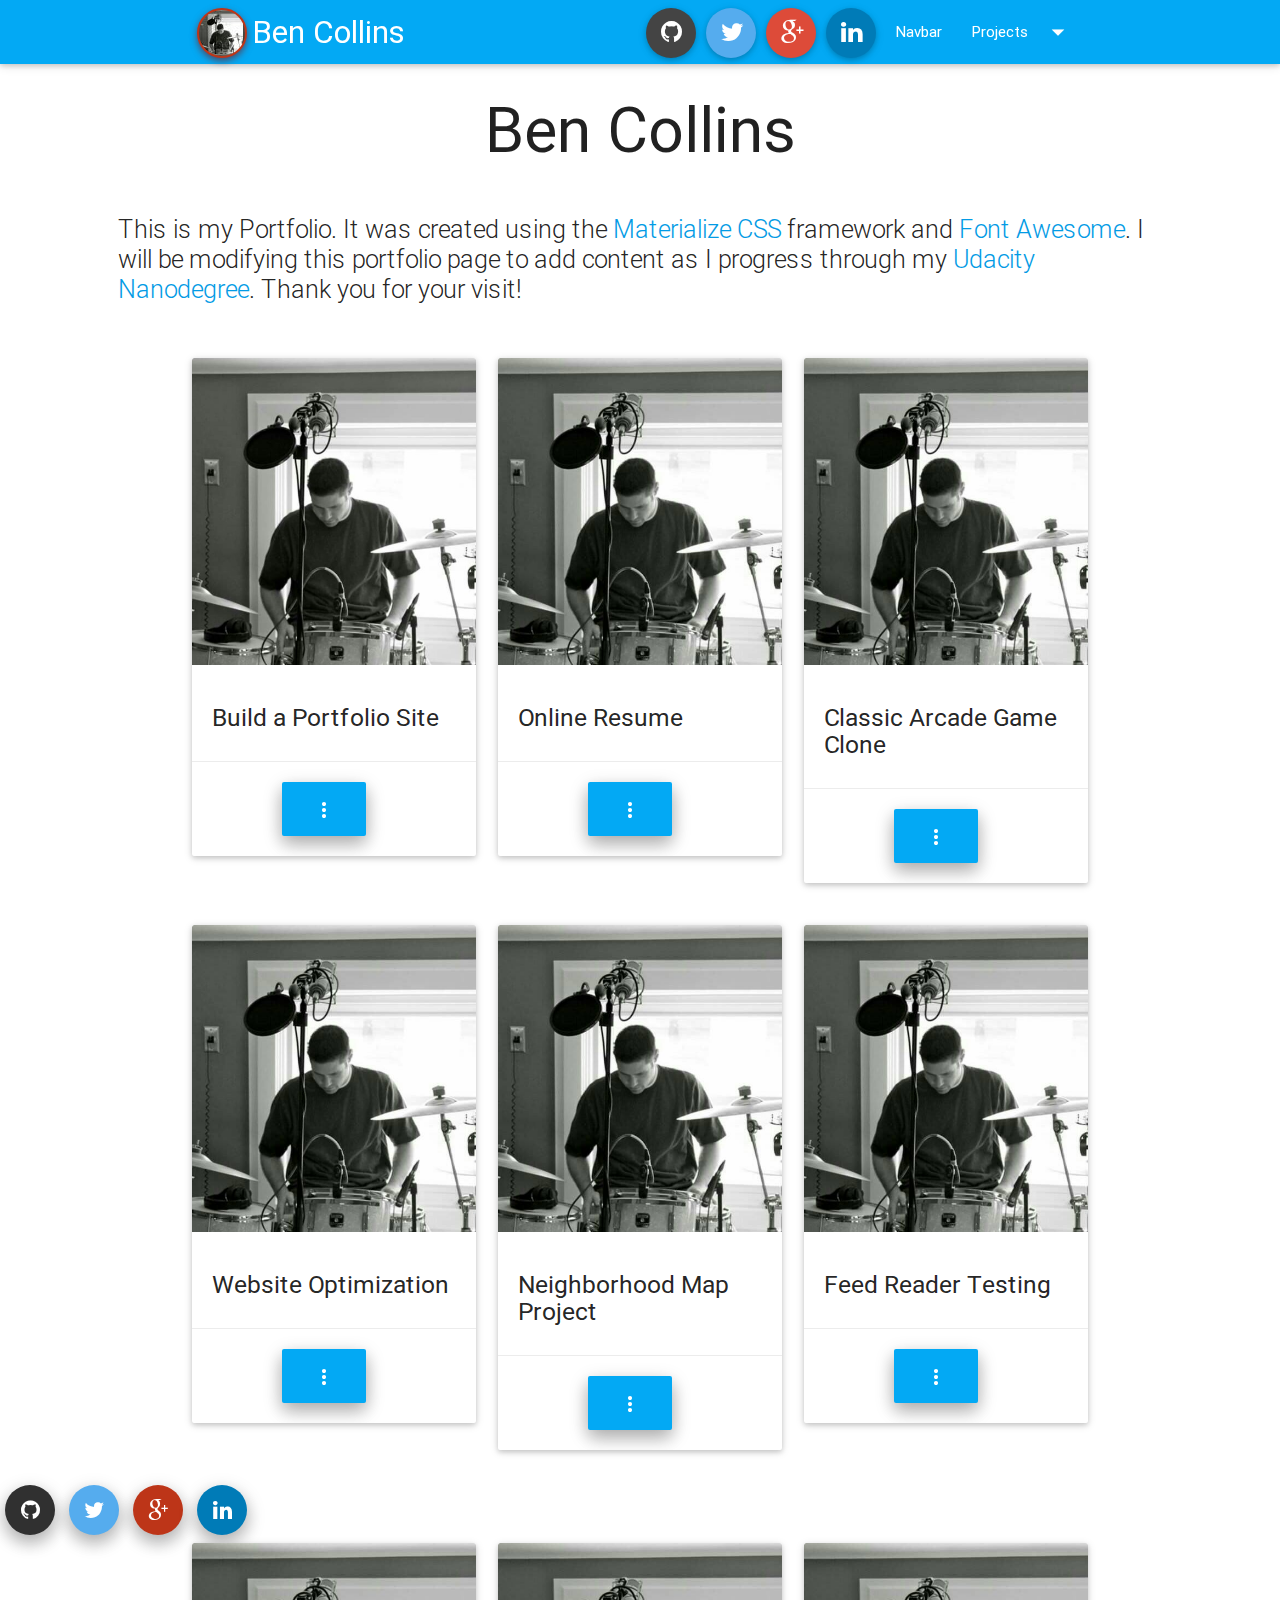
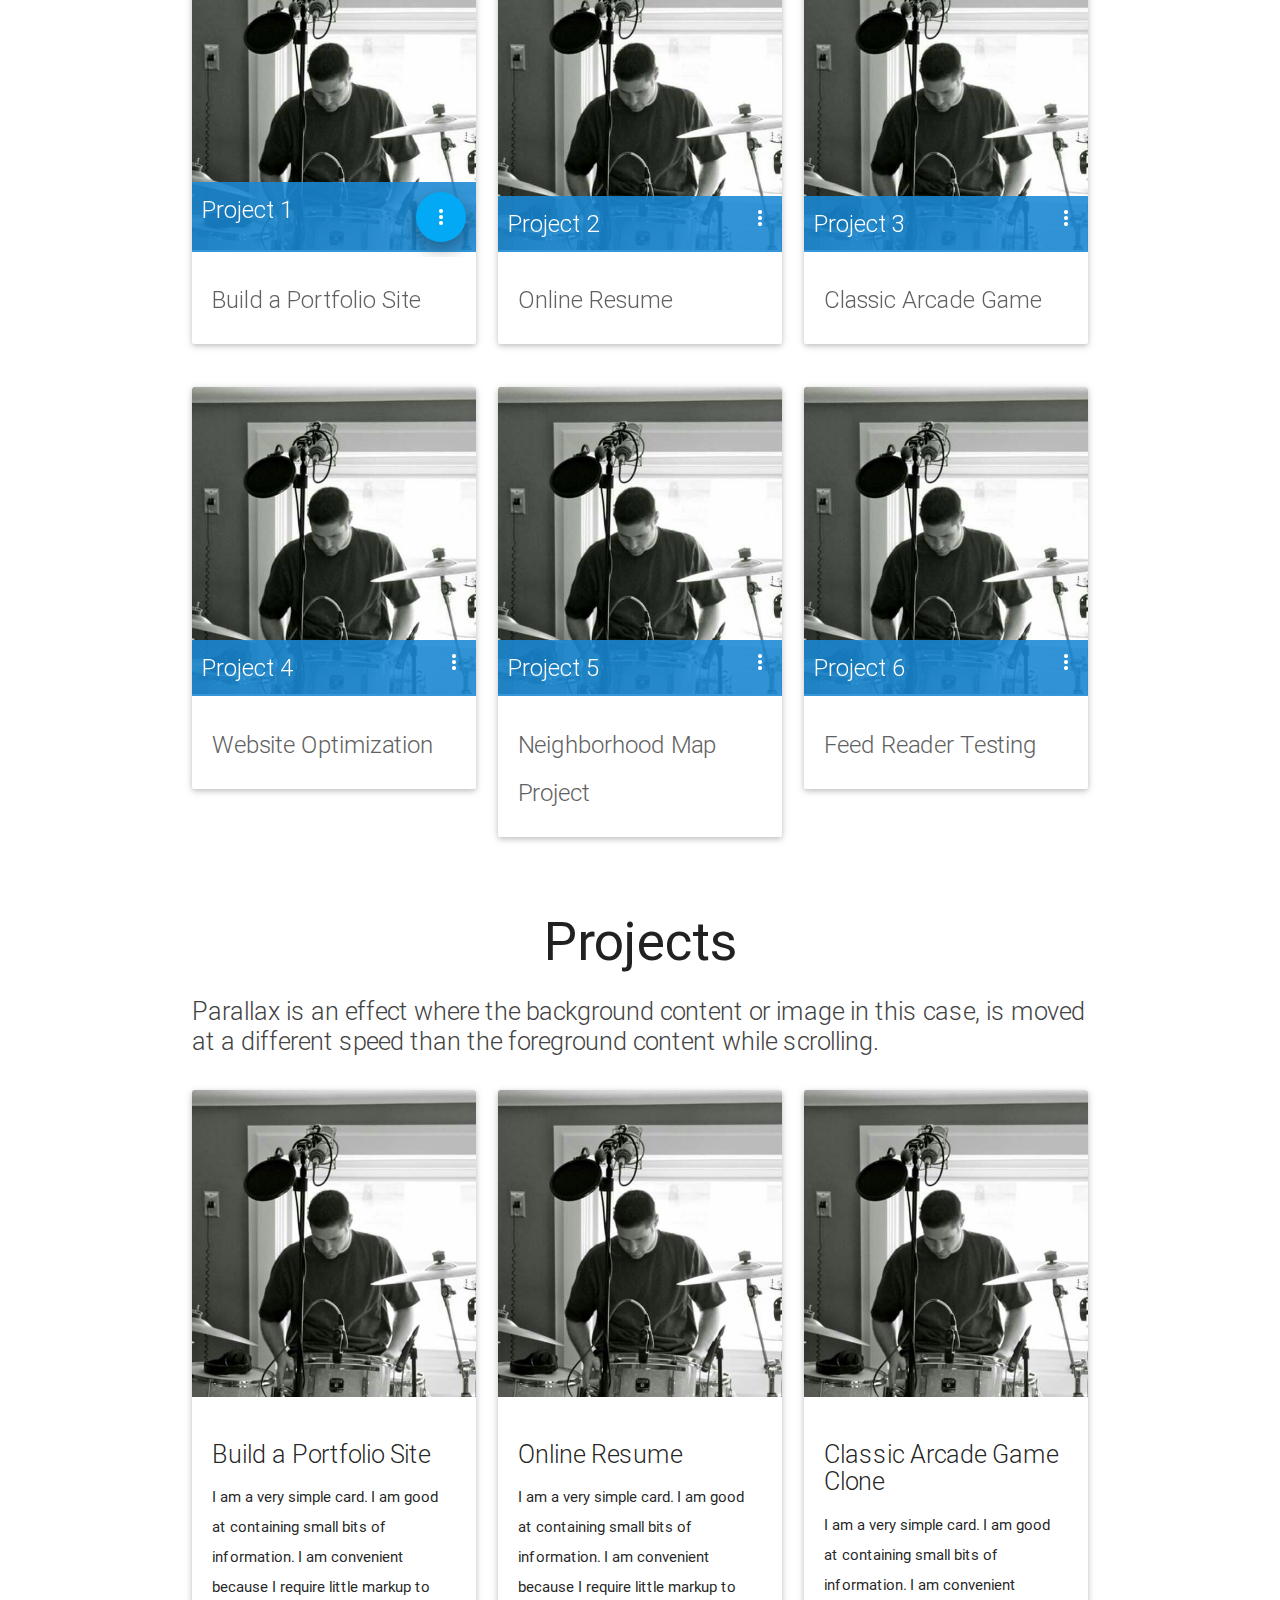
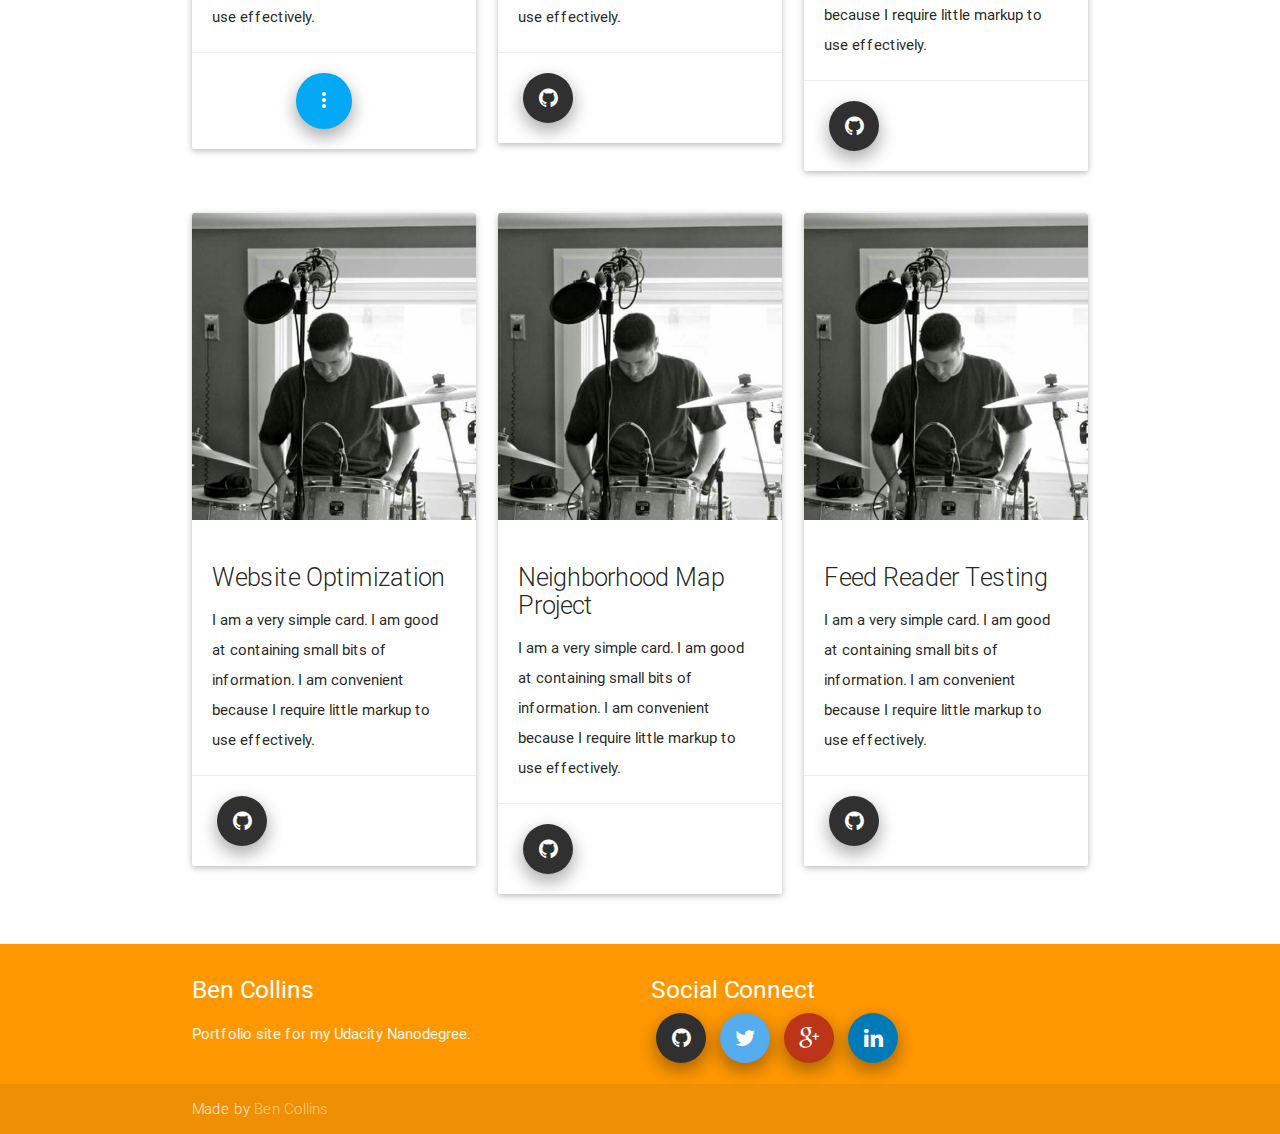
<file: index.html>
<!DOCTYPE html>
<html lang="en">
<head>
<meta http-equiv="Content-Type" content="text/html; charset=UTF-8"/>
<meta name="viewport" content="width=device-width, initial-scale=1, maximum-scale=1.0, user-scalable=no"/>
<link rel="icon" href="favicons/favicon.ico">
<title>TEMP</title>

<!-- CSS  -->
<link rel="stylesheet" href="css/materialize.min.css">
<link rel="stylesheet" href="https://fonts.googleapis.com/icon?family=Material+Icons">
<link rel="stylesheet" href="css/main.css">
<link rel="stylesheet" href="css/para.css">
<!--<link rel="stylesheet" href="css/test.css">-->
<link rel="stylesheet" href="css/social.css">
<link rel="stylesheet" href="css/spin.css">
<link rel="stylesheet" href="css/font-awesome.min.css">
</head>
<body>
<!-- ======== NAVBAR ======= -->
<div class="navbar-fixed">
<nav class="light-blue">
<div class="nav-wrapper container">
<ul class="left">
<li><a href="#!" class="btn btn-social my-logo"></a></li>
</ul>
<a id="logo-container" href="#" class="brand-logo">Ben Collins</a>
<ul class="right hide-on-med-and-down">
<li><a href="#">Navbar</a></li>
<li><a class="dropdown-button" href="#!" data-activates="dropdownProjects">Projects<i class="material-icons right">arrow_drop_down</i></a></li>
</ul>
<!-- DROPDOWN -->
<ul id="dropdownProjects" class="dropdown-content light-blue">
<li><a class="white-text" href="#!">Project 1</a></li>
<li><a class="white-text" href="#!">Project 2</a></li>
<li><a class="white-text" href="#!">Project 3</a></li>
<li><a class="white-text" href="#!">Project 4</a></li>
<li><a class="white-text" href="#!">Project 5</a></li>
<li><a class="white-text" href="#!">Project 6</a></li>
<li><a class="white-text" href="#!">Project 7</a></li>
<li class="divider"></li>
<li><a class="white-text" href="#!">Divided</a></li>
</ul>
<ul class="right hide-on-med-and-down">
<li><a href="https://github.com/bendroid/" target="_blank" class="btn btn-social btn-github"><i class="fa fa-github"></i></a></li>
<li><a href="https://twitter.com/jaemood/" target="_blank" class="btn btn-social btn-twitter"><i class="fa fa-twitter"></i></a></li>
<li><a href="https://plus.google.com/110080867018847121215/" target="_blank" class="btn btn-social btn-google-plus"><i class="fa fa-google-plus"></i></a></li>
<li><a href="https://www.linkedin.com/pub/ben-collins/15/663/b43" target="_blank" class="btn btn-social btn-linkedin"><i class="fa fa-linkedin"></i></a></li>
</ul>

<!-- ========= MOBILE NAVBAR ========== -->
<ul id="nav-mobile" class="side-nav light-blue">
<li><a class="white-text" href="#!">Project 1</a></li>
<li><a class="white-text" href="#!">Project 2</a></li>
<li><a class="white-text" href="#!">Project 3</a></li>
<li><a class="white-text" href="#!">Project 4</a></li>
<li><a class="white-text" href="#!">Project 5</a></li>
<li><a class="white-text" href="#!">Project 6</a></li>
<li><a class="white-text" href="#!">Project 7</a></li>
<li class="divider"></li>
<li><a class="white-text" href="#!">Divided</a></li>
</ul>
<a href="#" data-activates="nav-mobile" class="button-collapse right"><i class="mdi-navigation-menu"></i></a>
</div>
</nav>
</div>


<!-- =========== CONTENT ============ -->
<div class="container-fluid">
<header id="projects">
<div class="row">
<h1 class="center">Ben Collins</h1>
<div class="col s12 m10 offset-m1 l10 offset-l1">
<p class="flow-text">This is my Portfolio. It was created using the <a href="http://materializecss.com/" target="_blank">Materialize CSS</a> framework and <a href="http://fontawesome.io/" target="_blank">Font Awesome</a>. I will be modifying this portfolio page to add content as I progress through my <a href="https://www.udacity.com/" target="_blank">Udacity Nanodegree</a>. Thank you for your visit!</p>
</div><!-- ./col -->
</div><!-- ./row -->
</header>


<div class="container">
<!-- ============= ROW 1 ============= -->
<div class="row">
<!-- ============= CARD 1 ============ -->
<div class="col s12 m4 l4">
<div class="card hoverable">
<div class="card-image">
<img class="responsive-img" src="img/ben-sm.jpg" srcset="img/ben-lg.jpg 1400w, img/ben-md.jpg 700w, img/ben-sm.jpg 400w" sizes="(min-width: 700px) 700px, 100vw" alt="Ben">
<span class="card-title">Project 1</span>
</div>
<div class="card-content">
<h5>Build a Portfolio Site</h5>
</div><!-- ./card-content -->
<div class="card-action center">
<a class="modal-trigger light-blue white-text z-depth-2 waves-effect waves-light btn-large" href="#project1"><i class="material-icons">more_vert</i></a>
</div><!-- ./card-action -->
</div><!-- ./card -->
</div><!-- ./col -->


  <!-- Modal Structure -->
<div id="project1" class="modal modal-fixed-footer">
<div class="modal-content">
<h4><strong>Project 1: </strong>Build a Portfolio Site</h4>
<p class="flow-text">This is my Portfolio. It was created using the <a href="http://materializecss.com/" target="_blank">Materialize CSS</a> framework and <a href="http://fontawesome.io/" target="_blank">Font Awesome</a>. I will be modifying this portfolio page to add content as I progress through my <a href="https://www.udacity.com/" target="_blank">Udacity Nanodegree</a>. Thank you for your visit!</p>
</div>
<div class="modal-footer">
<a href="#!" class="modal-action light-blue white-text modal-close waves-effect waves-light btn-large">Close</a>
<a class="black white-text z-depth-2 waves-effect waves-light btn-large tooltipped left" data-position="top" data-delay="50" data-tooltip="Open Github" href="#!"><i class="material-icons fa fa-github"></i></a>
</div>
</div>


<!-- ============= CARD 2 ============ -->
<div class="col s12 m4 l4">
<div class="card hoverable">
<div class="card-image">
<img class="responsive-img" src="img/ben-sm.jpg" srcset="img/ben-lg.jpg 1400w, img/ben-md.jpg 700w, img/ben-sm.jpg 400w" sizes="(min-width: 700px) 700px, 100vw" alt="Ben">
<span class="card-title">Project 2</span>
</div>
<div class="card-content">
<h5>Online Resume</h5>
</div><!-- ./card-content -->
<div class="card-action center">
<a class="modal-trigger light-blue white-text z-depth-2 waves-effect waves-light btn-large" href="#project1"><i class="material-icons">more_vert</i></a>
</div><!-- ./card-action -->
</div><!-- ./card -->
</div><!-- ./col -->

<!-- ============= CARD 3 ============ -->
<div class="col s12 m4 l4">
<div class="card hoverable">
<div class="card-image">
<img class="responsive-img" src="img/ben-sm.jpg" srcset="img/ben-lg.jpg 1400w, img/ben-md.jpg 700w, img/ben-sm.jpg 400w" sizes="(min-width: 700px) 700px, 100vw" alt="Ben">
<span class="card-title">Project 3</span>
</div>
<div class="card-content">
<h5>Classic Arcade Game Clone</h5>
</div><!-- ./card-content -->
<div class="card-action center">
<a class="modal-trigger light-blue white-text z-depth-2 waves-effect waves-light btn-large" href="#project1"><i class="material-icons">more_vert</i></a>
</div><!-- ./card-action -->
</div><!-- ./card -->
</div><!-- ./col -->
</div><!-- ./row -->

<!-- ============ ROW 2 ============== -->
<div class="row">
<!-- ============= CARD 4 ============ -->
<div class="col s12 m4 l4">
<div class="card hoverable">
<div class="card-image">
<img class="responsive-img" src="img/ben-sm.jpg" srcset="img/ben-lg.jpg 1400w, img/ben-md.jpg 700w, img/ben-sm.jpg 400w" sizes="(min-width: 700px) 700px, 100vw" alt="Ben">
<span class="card-title">Project 4</span>
</div>
<div class="card-content">
<h5>Website Optimization</h5>
</div><!-- ./card-content -->
<div class="card-action center">
<a class="modal-trigger light-blue white-text z-depth-2 waves-effect waves-light btn-large" href="#project1"><i class="material-icons">more_vert</i></a>
</div><!-- ./card-action -->
</div><!-- ./card -->
</div><!-- ./col -->

<!-- ============= CARD 5 ============ -->
<div class="col s12 m4 l4">
<div class="card hoverable">
<div class="card-image">
<img class="responsive-img" src="img/ben-sm.jpg" srcset="img/ben-lg.jpg 1400w, img/ben-md.jpg 700w, img/ben-sm.jpg 400w" sizes="(min-width: 700px) 700px, 100vw" alt="Ben">
<span class="card-title">Project 5</span>
</div>
<div class="card-content">
<h5>Neighborhood Map Project</h5>
</div><!-- ./card-content -->
<div class="card-action center">
<a class="modal-trigger light-blue white-text z-depth-2 waves-effect waves-light btn-large" href="#project1"><i class="material-icons">more_vert</i></a>
</div><!-- ./card-action -->
</div><!-- ./card -->
</div><!-- ./col -->

<!-- ============= CARD 6 ============ -->
<div class="col s12 m4 l4">
<div class="card hoverable">
<div class="card-image">
<img class="responsive-img" src="img/ben-sm.jpg" srcset="img/ben-lg.jpg 1400w, img/ben-md.jpg 700w, img/ben-sm.jpg 400w" sizes="(min-width: 700px) 700px, 100vw" alt="Ben">
<span class="card-title">Project 6</span>
</div>
<div class="card-content">
<h5>Feed Reader Testing</h5>
</div><!-- ./card-content -->
<div class="card-action center">
<a class="modal-trigger light-blue white-text z-depth-2 waves-effect waves-light btn-large" href="#project1"><i class="material-icons">more_vert</i></a>
</div><!-- ./card-action -->
</div><!-- ./card -->
</div><!-- ./col -->
</div><!-- ./row -->
</div><!-- ./container -->

<ul class="social-connect social-button">
<li><a href="https://github.com/bendroid/" target="_blank" class="z-depth-2 icon-github"><i class="fa fa-github"></i></a></li>
<li><a href="https://twitter.com/jaemood/" target="_blank" class="z-depth-2 icon-twitter" title="Twitter"><i class="fa fa-twitter"></i></a></li>
<li><a href="https://plus.google.com/110080867018847121215/" target="_blank" class="z-depth-2 icon-google" title="Google +"><i class="fa fa-google-plus"></i></a></li>
<li><a href="https://www.linkedin.com/pub/ben-collins/15/663/b43" target="_blank" class="z-depth-2 icon-linkedin" title="Linkedin"><i class="fa fa-linkedin"></i></a></li>
</ul>

<div class="container">
<div class="row">
<div class="col s12 m4 l4">
<div class="card hoverable">
<div class="card-image waves-effect waves-block waves-light">
<img class="activator responsive-img" src="img/ben-sm.jpg" srcset="img/ben-lg.jpg 1400w, img/ben-md.jpg 700w, img/ben-sm.jpg 400w" sizes="(min-width: 700px) 700px, 100vw" alt="Ben">
<span class="card-title overlay activator white-text text-darken-4">Project 1<ul class="social-connect social-button">
<li><a class="activator light-blue white-text z-depth-2 waves-effect waves-light btn-floating right"><i class="material-icons">more_vert</i></a></li>
</ul></span>
</div>
<div class="card-content">
<span class="card-title activator grey-text text-darken-2">Build a Portfolio Site</span>
</div>
<div class="card-reveal">
<span class="card-title grey-text text-darken-4">Build a Portfolio Site<i class="material-icons right">close</i></span><hr>
<p>This is my Portfolio. It was created using the <a href="http://materializecss.com/" target="_blank">Materialize CSS</a> framework and <a href="http://fontawesome.io/" target="_blank">Font Awesome</a>. I will be modifying this portfolio page to add content as I progress through my <a href="https://www.udacity.com/" target="_blank">Udacity Nanodegree</a>. Thank you for your visit!</p>
<div class="reveal-footer center">
<div class="row">
<a href="#!" class="btn-floating btn modal-action light-blue white-text modal-close waves-effect waves-light btn-large right"><i class="material-icons">close</i></a>
<a class="black white-text z-depth-2 btn-floating btn waves-effect waves-light btn-large left" href="#!"><i class="material-icons fa fa-github"></i></a>
</div>
</div>
</div>
</div>
</div><!-- ./col -->


<div class="col s12 m4 l4">
<div class="card hoverable">
<div class="card-image waves-effect waves-block waves-light">
<img class="activator responsive-img" src="img/ben-sm.jpg" srcset="img/ben-lg.jpg 1400w, img/ben-md.jpg 700w, img/ben-sm.jpg 400w" sizes="(min-width: 700px) 700px, 100vw" alt="Ben">
<span class="card-title overlay activator white-text text-darken-4">Project 2<i class="material-icons right">more_vert</i></span>
</div>
<div class="card-content">
<span class="card-title activator grey-text text-darken-2">Online Resume</span>
</div>
<div class="card-reveal">
<span class="card-title grey-text text-darken-4">Online Resume<i class="material-icons right">close</i></span><hr>
<p>Description of my Project 2</p>
<div class="reveal-footer center">
<div class="row">
<a href="#!" class="btn-floating btn modal-action light-blue white-text modal-close waves-effect waves-light btn-large right"><i class="material-icons">close</i></a>
<a class="black white-text z-depth-2 btn-floating btn waves-effect waves-light btn-large left" href="#!"><i class="material-icons fa fa-github"></i></a>
</div>
</div>
</div>
</div>
</div><!-- ./col -->

<div class="col s12 m4 l4">
<div class="card hoverable">
<div class="card-image waves-effect waves-block waves-light">
<img class="activator responsive-img" src="img/ben-sm.jpg" srcset="img/ben-lg.jpg 1400w, img/ben-md.jpg 700w, img/ben-sm.jpg 400w" sizes="(min-width: 700px) 700px, 100vw" alt="Ben">
<span class="card-title overlay activator white-text text-darken-4">Project 3<i class="material-icons right">more_vert</i></span>
</div>
<div class="card-content">
<span class="card-title activator grey-text text-darken-2">Classic Arcade Game</span>
</div>
<div class="card-reveal">
<span class="card-title grey-text text-darken-4">Classic Arcade Game<i class="material-icons right">close</i></span><hr>
<p>Description of my Project 3</p>
<div class="reveal-footer center">
<div class="row">
<a href="#!" class="btn-floating btn modal-action light-blue white-text modal-close waves-effect waves-light btn-large right"><i class="material-icons">close</i></a>
<a class="black white-text z-depth-2 btn-floating btn waves-effect waves-light btn-large left" href="#!"><i class="material-icons fa fa-github"></i></a>
</div>
</div>
</div>
</div>
</div><!-- ./col -->
</div><!-- ./row -->

<div class="row">
<div class="col s12 m4 l4">
<div class="card hoverable">
<div class="card-image waves-effect waves-block waves-light">
<img class="activator responsive-img" src="img/ben-sm.jpg" srcset="img/ben-lg.jpg 1400w, img/ben-md.jpg 700w, img/ben-sm.jpg 400w" sizes="(min-width: 700px) 700px, 100vw" alt="Ben">
<span class="card-title overlay activator white-text text-darken-4">Project 4<i class="material-icons right">more_vert</i></span>
</div>
<div class="card-content">
<span class="card-title activator grey-text text-darken-2">Website Optimization</span>
</div>
<div class="card-reveal">
<span class="card-title grey-text text-darken-4">Website Optimization<i class="material-icons right">close</i></span><hr>
<p>Description of my Project 4</p>
<div class="reveal-footer center">
<div class="row">
<a href="#!" class="btn-floating btn modal-action light-blue white-text modal-close waves-effect waves-light btn-large right"><i class="material-icons">close</i></a>
<a class="black white-text z-depth-2 btn-floating btn waves-effect waves-light btn-large left" href="#!"><i class="material-icons fa fa-github"></i></a>
</div>
</div>
</div>
</div>
</div><!-- ./col -->


<div class="col s12 m4 l4">
<div class="card hoverable">
<div class="card-image waves-effect waves-block waves-light">
<img class="activator responsive-img" src="img/ben-sm.jpg" srcset="img/ben-lg.jpg 1400w, img/ben-md.jpg 700w, img/ben-sm.jpg 400w" sizes="(min-width: 700px) 700px, 100vw" alt="Ben">
<span class="card-title overlay activator white-text text-darken-4">Project 5<i class="material-icons right">more_vert</i></span>
</div>
<div class="card-content">
<span class="card-title activator grey-text text-darken-2">Neighborhood Map Project</span>
</div>
<div class="card-reveal">
<span class="card-title grey-text text-darken-4">Neighborhood Map Project<i class="material-icons right">close</i></span><hr>
<p>Description of my Project 5</p>
<div class="reveal-footer center">
<div class="row">
<a href="#!" class="btn-floating btn modal-action light-blue white-text modal-close waves-effect waves-light btn-large right"><i class="material-icons">close</i></a>
<a class="black white-text z-depth-2 btn-floating btn waves-effect waves-light btn-large left" href="#!"><i class="material-icons fa fa-github"></i></a>
</div>
</div>
</div>
</div>
</div><!-- ./col -->

<div class="col s12 m4 l4">
<div class="card hoverable">
<div class="card-image waves-effect waves-block waves-light">
<img class="activator responsive-img" src="img/ben-sm.jpg" srcset="img/ben-lg.jpg 1400w, img/ben-md.jpg 700w, img/ben-sm.jpg 400w" sizes="(min-width: 700px) 700px, 100vw" alt="Ben">
<span class="card-title overlay activator white-text text-darken-4">Project 6<i class="material-icons right">more_vert</i></span>
</div>
<div class="card-content">
<span class="card-title activator grey-text text-darken-2">Feed Reader Testing</span>
</div>
<div class="card-reveal">
<span class="card-title grey-text text-darken-4">Feed Reader Testing<i class="material-icons right">close</i></span><hr>
<p>Description of my Project 6</p>
<div class="reveal-footer center">
<div class="row">
<a href="#!" class="btn-floating btn modal-action light-blue white-text modal-close waves-effect waves-light btn-large right"><i class="material-icons">close</i></a>
<a class="black white-text z-depth-2 btn-floating btn waves-effect waves-light btn-large left" href="#!"><i class="material-icons fa fa-github"></i></a>
</div>
</div>
</div>
</div>
</div><!-- ./col -->
</div><!-- ./row -->
</div><!-- ./container -->

<!-- ======== SECOND SET ================ -->

<div id="projects" class="project section white">
  <div class="container">
    <h2 class="header center">Projects</h2>
    <p class="grey-text text-darken-3 lighten-3 flow-text">Parallax is an effect where the background content or image in this case, is moved at a different speed than the foreground content while scrolling.</p>
      <div class="row">
        <div class="col s12 m4 l4">
          <div class="card hoverable">
            <div class="card-image">
              <img class="responsive-img" src="img/ben-sm.jpg" srcset="img/ben-lg.jpg 1400w, img/ben-md.jpg 700w, img/ben-sm.jpg 400w" sizes="min-width: 700px 700px, 100vw" alt="Ben">
              <span class="card-title">Project 1</span>
            </div>
            <div class="card-content">
			  <h4 class="flow-text">Build a Portfolio Site</h4>
              <p>I am a very simple card. I am good at containing small bits of information. I am convenient because I require little markup to use effectively.</p>
            </div>
            <div class="card-action center">
			<ul class="social-connect social-button">
			<li><a class="modal-trigger light-blue white-text z-depth-2 waves-effect waves-light btn-floating btn-large" href="#project1"><i class="material-icons">more_vert</i></a></li>
			</ul>
            </div><!-- ./card action -->
          </div><!-- ./card -->
        </div><!-- ./col -->
        <div class="col s12 m4 l4">
          <div class="card hoverable">
            <div class="card-image">
              <img class="responsive-img" src="img/ben-sm.jpg" srcset="img/ben-lg.jpg 1400w, img/ben-md.jpg 700w, img/ben-sm.jpg 400w" sizes="min-width: 700px 700px, 100vw" alt="Ben">
              <span class="card-title">Project 2</span>
            </div>
            <div class="card-content">
			  <h4 class="flow-text">Online Resume</h4>
              <p>I am a very simple card. I am good at containing small bits of information. I am convenient because I require little markup to use effectively.</p>
            </div>
            <div class="card-action">
              <ul class="social-connect social-button">
                <li><a href="https://github.com/bendroid/" target="_blank" class="z-depth-2 icon-github"><i class="fa fa-github"></i></a></li>
            </ul>
          </div><!-- ./card action -->
        </div><!-- ./card -->
      </div><!-- ./col -->
      <div class="col s12 m4 l4">
        <div class="card hoverable">
          <div class="card-image">
            <img class="responsive-img" src="img/ben-sm.jpg" srcset="img/ben-lg.jpg 1400w, img/ben-md.jpg 700w, img/ben-sm.jpg 400w" sizes="min-width: 700px 700px, 100vw" alt="Ben">
            <span class="card-title">Project 3</span>
          </div>
          <div class="card-content">
		    <h4 class="flow-text">Classic Arcade Game Clone</h4>
            <p>I am a very simple card. I am good at containing small bits of information. I am convenient because I require little markup to use effectively.</p>
          </div>
          <div class="card-action">
            <ul class="social-connect social-button">
              <li><a href="https://github.com/bendroid/" target="_blank" class="z-depth-2 icon-github"><i class="fa fa-github"></i></a></li>
            </ul>
          </div><!-- ./card action -->
        </div><!-- ./card -->
      </div><!-- ./col -->
    </div><!-- ./row -->
    <div class="row">
        <div class="col s12 m4 l4">
          <div class="card hoverable">
            <div class="card-image">
              <img class="responsive-img" src="img/ben-sm.jpg" srcset="img/ben-lg.jpg 1400w, img/ben-md.jpg 700w, img/ben-sm.jpg 400w" sizes="min-width: 700px 700px, 100vw" alt="Ben">
              <span class="card-title">Project 4</span>
            </div>
            <div class="card-content">
			  <h4 class="flow-text">Website Optimization</h4>
              <p>I am a very simple card. I am good at containing small bits of information. I am convenient because I require little markup to use effectively.</p>
            </div>
            <div class="card-action">
              <ul class="social-connect social-button">
                <li><a href="https://github.com/bendroid/" target="_blank" class="z-depth-2 icon-github"><i class="fa fa-github"></i></a></li>
              </ul>
            </div><!-- ./card action -->
          </div><!-- ./card -->
        </div><!-- ./col -->
        <div class="col s12 m4 l4">
          <div class="card hoverable">
            <div class="card-image">
              <img class="responsive-img" src="img/ben-sm.jpg" srcset="img/ben-lg.jpg 1400w, img/ben-md.jpg 700w, img/ben-sm.jpg 400w" sizes="min-width: 700px 700px, 100vw" alt="Ben">
              <span class="card-title">Project 5</span>
            </div>
            <div class="card-content">
			  <h4 class="flow-text">Neighborhood Map Project</h4>
              <p>I am a very simple card. I am good at containing small bits of information. I am convenient because I require little markup to use effectively.</p>
            </div>
            <div class="card-action">
              <ul class="social-connect social-button">
                <li><a href="https://github.com/bendroid/" target="_blank" class="z-depth-2 icon-github"><i class="fa fa-github"></i></a></li>
            </ul>
          </div><!-- ./card action -->
        </div><!-- ./card -->
      </div><!-- ./col -->
      <div class="col s12 m4 l4">
        <div class="card hoverable">
          <div class="card-image">
            <img class="responsive-img" src="img/ben-sm.jpg" srcset="img/ben-lg.jpg 1400w, img/ben-md.jpg 700w, img/ben-sm.jpg 400w" sizes="min-width: 700px 700px, 100vw" alt="Ben">
            <span class="card-title">Project 6</span>
          </div>
          <div class="card-content">
		    <h4 class="flow-text">Feed Reader Testing</h4>
            <p>I am a very simple card. I am good at containing small bits of information. I am convenient because I require little markup to use effectively.</p>
          </div>
          <div class="card-action">
            <ul class="social-connect social-button">
              <li><a href="https://github.com/bendroid/" target="_blank" class="z-depth-2 icon-github"><i class="fa fa-github"></i></a></li>
            </ul>
          </div><!-- ./card action -->
        </div><!-- ./card -->
      </div><!-- ./col -->
    </div><!-- ./row -->
  </div><!-- ./row container -->
</div><!-- ./section -->
<!-- =========== ./PROJECTS ============= -->


<!-- ========= FOOTER ============= -->

<footer class="page-footer orange">
<div class="container">
<div class="row">
<div class="col l6 s12">
<h5 class="white-text">Ben Collins</h5>
<p class="grey-text text-lighten-4">Portfolio site for my Udacity Nanodegree.</p>
</div>
<div class="col l6 s12">
<h5 class="white-text">Social Connect</h5>
<ul class="social-connect social-button">
<li><a href="https://github.com/bendroid/" target="_blank" class="z-depth-2 icon-github" title="Github"><i class="icon fa fa-github"></i></a></li>
<li><a href="https://twitter.com/jaemood/" target="_blank" class="z-depth-2 icon-twitter" title="Twitter"><i class="fa fa-twitter"></i></a></li>
<li><a href="https://plus.google.com/110080867018847121215/" target="_blank" class="z-depth-2 icon-google" title="Google +"><i class="fa fa-google-plus"></i></a></li>
<li><a href="https://www.linkedin.com/pub/ben-collins/15/663/b43" target="_blank" class="z-depth-2 icon-linkedin" title="Linkedin"><i class="fa fa-linkedin"></i></a></li>
</ul>
</div>
</div>
</div>
<div class="footer-copyright">
<div class="container">
Made by <a class="orange-text text-lighten-3" href="#!">Ben Collins</a>
</div>
</div>
</footer>
</div><!-- ./PAGE CONTAINER -->

<!-- =========== SCRIPTS =========== -->
<script src="https://code.jquery.com/jquery-2.1.1.min.js"></script>
<script src="js/materialize.js"></script>
<script src="js/init.js"></script>

</body>
</html>
</file>
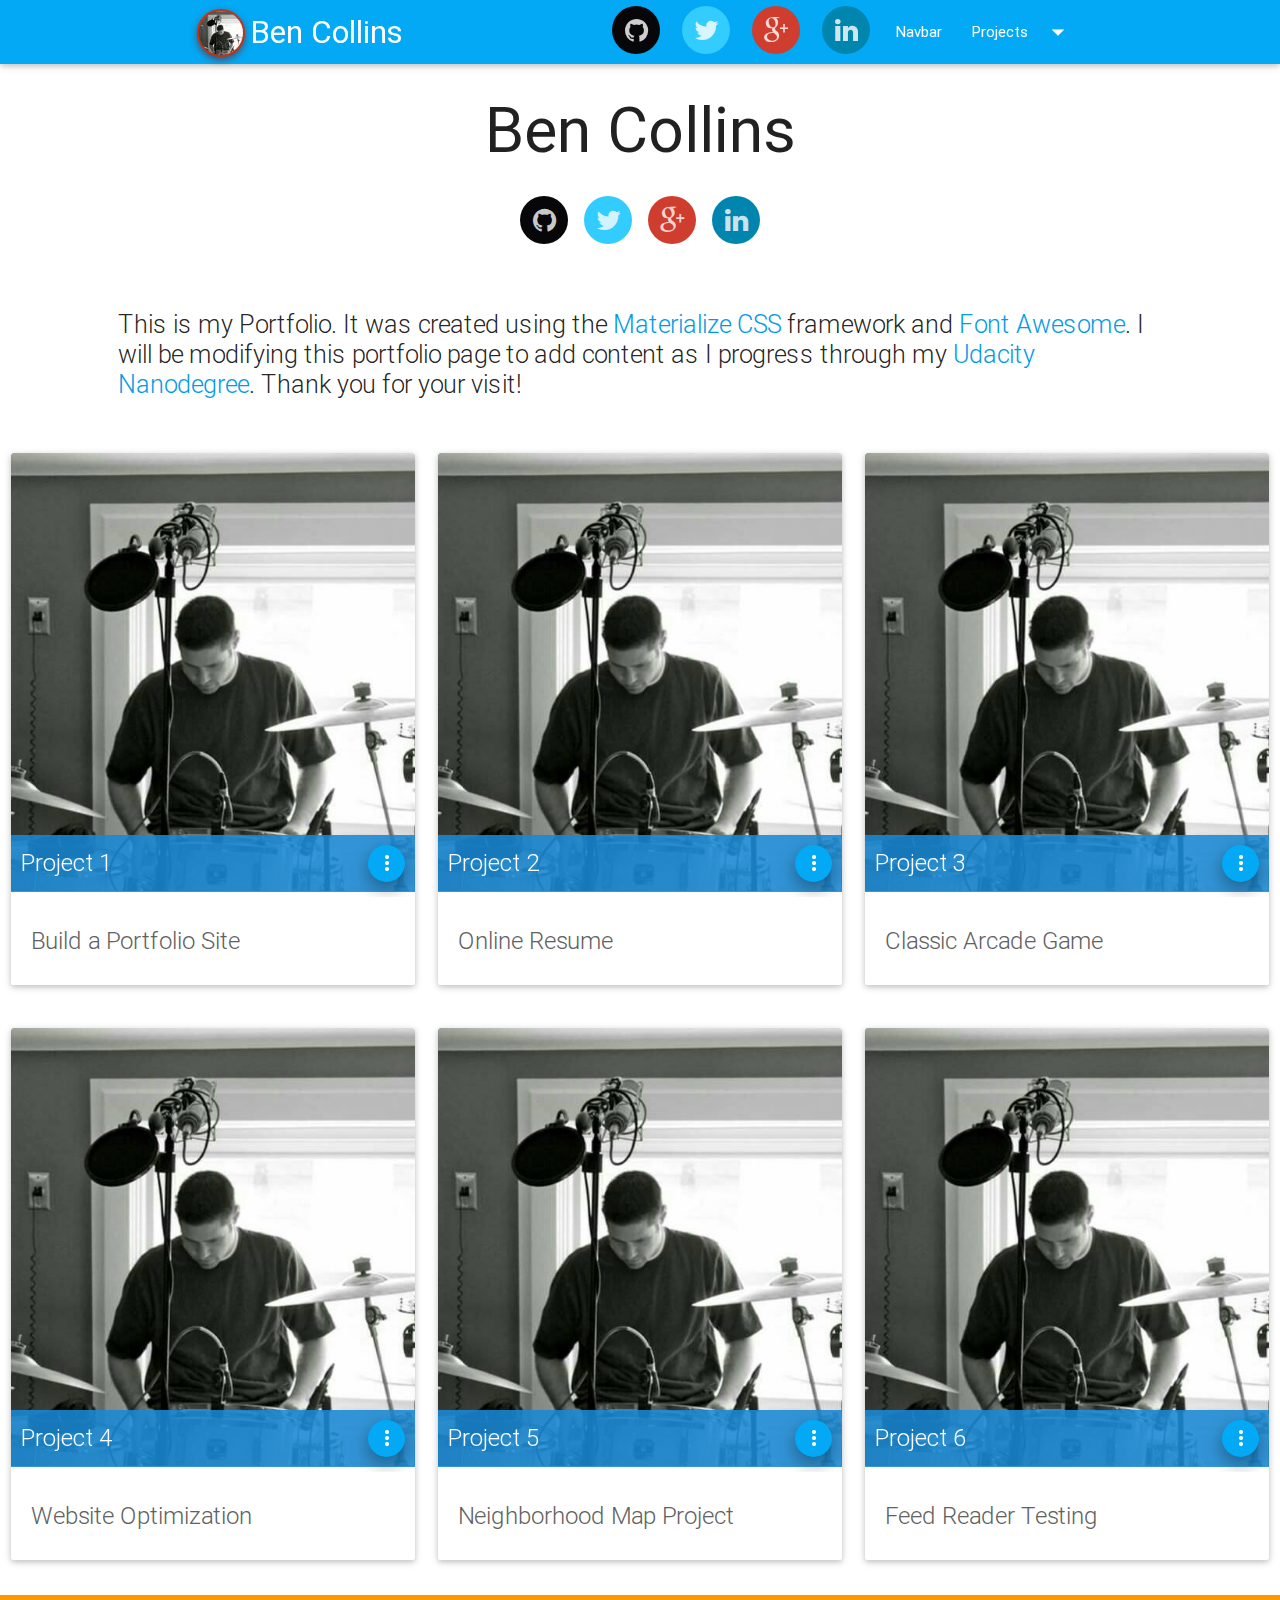
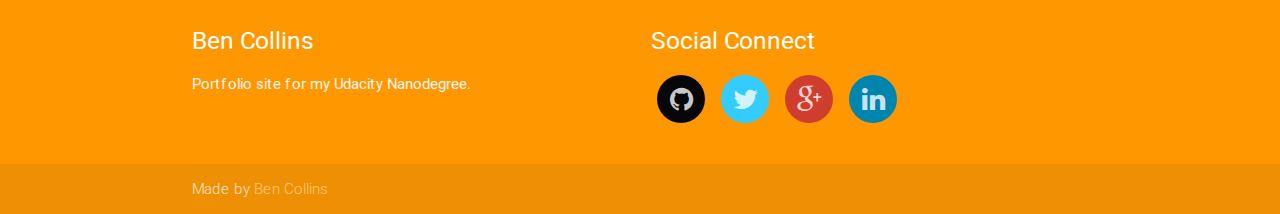
<file: col.html>
<!DOCTYPE html>
<html lang="en">
<head>
<meta http-equiv="Content-Type" content="text/html; charset=UTF-8"/>
<meta name="viewport" content="width=device-width, initial-scale=1, maximum-scale=1.0, user-scalable=no"/>
<link rel="icon" href="favicons/favicon.ico">
<title>TEMP</title>

<!-- CSS  -->
<link rel="stylesheet" href="css/materialize.min.css">
<link rel="stylesheet" href="https://fonts.googleapis.com/icon?family=Material+Icons">
<link rel="stylesheet" href="css/main.css">
<link rel="stylesheet" href="css/para.css">
<!--<link rel="stylesheet" href="css/test.css">
<link rel="stylesheet" href="css/social.css">
<link rel="stylesheet" href="css/spin.css">-->
<link rel="stylesheet" href="css/fa.css">
<link rel="stylesheet" href="css/font-awesome.min.css">
</head>
<body>
<!-- ======== NAVBAR ======= -->
<div class="navbar-fixed">
<nav class="light-blue">
<div class="nav-wrapper container">
<ul class="left">
<li><a href="#!" class="btn btn-social my-logo"></a></li>
</ul>
<a id="logo-container" href="#" class="brand-logo">Ben Collins</a>
<ul class="right hide-on-med-and-down">
<li><a href="#">Navbar</a></li>
<li><a class="dropdown-button" href="#!" data-activates="dropdownProjects">Projects<i class="material-icons right">arrow_drop_down</i></a></li>
</ul>
<!-- DROPDOWN -->
<ul id="dropdownProjects" class="dropdown-content light-blue">
<li><a class="white-text" href="#!">Project 1</a></li>
<li><a class="white-text" href="#!">Project 2</a></li>
<li><a class="white-text" href="#!">Project 3</a></li>
<li><a class="white-text" href="#!">Project 4</a></li>
<li><a class="white-text" href="#!">Project 5</a></li>
<li><a class="white-text" href="#!">Project 6</a></li>
<li><a class="white-text" href="#!">Project 7</a></li>
<li class="divider"></li>
<li><a class="white-text" href="#!">Divided</a></li>
</ul>

<ul class="social-icons icon-circle icon-rotate list-unstyled list-inline right hide-on-med-and-down">

	<li><a class="list-nav" href="#"><i class="fa fa-github"></i></a></li>
	<li><a class="list-nav" href="#"><i class="fa fa-twitter"></i></a></li>
	<li><a class="list-nav" href="#"><i class="fa fa-google-plus"></i></a></li>
	<li><a class="list-nav" href="#"><i class="fa fa-linkedin"></i></a></li>
</ul>



<!-- ========= MOBILE NAVBAR ========== -->
<ul id="nav-mobile" class="side-nav light-blue">
<li><a class="white-text" href="#!">Project 1</a></li>
<li><a class="white-text" href="#!">Project 2</a></li>
<li><a class="white-text" href="#!">Project 3</a></li>
<li><a class="white-text" href="#!">Project 4</a></li>
<li><a class="white-text" href="#!">Project 5</a></li>
<li><a class="white-text" href="#!">Project 6</a></li>
<li><a class="white-text" href="#!">Project 7</a></li>
<li class="divider"></li>
<li><a class="white-text" href="#!">Divided</a></li>
</ul>
<a href="#" data-activates="nav-mobile" class="button-collapse btn-floating right"><i class="mdi-navigation-menu"></i></a>
</div>
</nav>
</div>


<!-- =========== CONTENT ============ -->
<div class="container-fluid">
<header id="projects">
<div class="row">
<h1 class="center">Ben Collins</h1>
<div class="row center">
<ul class="social-icons icon-circle icon-rotate list-unstyled list-inline">
<li><a href="#"><i class="fa fa-github"></i></a></li>
<li><a href="#"><i class="fa fa-twitter"></i></a></li>
<li><a href="#"><i class="fa fa-google-plus"></i></a></li>
<li><a href="#"><i class="fa fa-linkedin"></i></a></li>
</ul>
</div>
<div class="col s12 m10 offset-m1 l10 offset-l1">
<p class="flow-text">This is my Portfolio. It was created using the <a href="http://materializecss.com/" target="_blank">Materialize CSS</a> framework and <a href="http://fontawesome.io/" target="_blank">Font Awesome</a>. I will be modifying this portfolio page to add content as I progress through my <a href="https://www.udacity.com/" target="_blank">Udacity Nanodegree</a>. Thank you for your visit!</p>
</div><!-- ./col -->
</div><!-- ./row -->
</header>


<div class="container">



  <!-- Modal Structure -->
<div id="project1" class="modal modal-fixed-footer">
<div class="modal-content">
<h4><strong>Project 1: </strong>Build a Portfolio Site</h4>
<p class="flow-text">This is my Portfolio. It was created using the <a href="http://materializecss.com/" target="_blank">Materialize CSS</a> framework and <a href="http://fontawesome.io/" target="_blank">Font Awesome</a>. I will be modifying this portfolio page to add content as I progress through my <a href="https://www.udacity.com/" target="_blank">Udacity Nanodegree</a>. Thank you for your visit!</p>
</div>
<div class="modal-footer">
<a href="#!" class="modal-action light-blue white-text modal-close waves-effect waves-light btn-large">Close</a>
<a class="black white-text z-depth-2 waves-effect waves-light btn-large tooltipped left" data-position="top" data-delay="50" data-tooltip="Open Github" href="#!"><i class="material-icons fa fa-github"></i></a>
</div>
</div>


</div><!-- ./container -->





<div class="container-fluid">
<div class="row">
<div class="col s12 m4 l4">
<div class="card hoverable">
<div class="card-image waves-effect waves-block waves-light">
<img class="activator responsive-img" src="img/ben-sm.jpg" srcset="img/ben-lg.jpg 1400w, img/ben-md.jpg 700w, img/ben-sm.jpg 400w" sizes="(min-width: 700px) 700px, 100vw" alt="Ben">
<span class="card-title overlay activator white-text text-darken-4">Project 1<a class="valign-wrapper activator light-blue white-text z-depth-2 waves-effect waves-light btn-floating btn material-icons right" href="#!"><i class="activator light-blue white-text z-depth-2 waves-effect waves-light btn-floating btn material-icons right">more_vert</i></a></span>
</div>
<div class="card-content">
<span class="card-title activator grey-text text-darken-2">Build a Portfolio Site</span>
</div>
<div class="card-reveal">
<span class="card-title grey-text text-darken-4">Build a Portfolio Site<a href="#!" class="btn-floating btn light-blue white-text waves-effect waves-light right"><i class="material-icons">close</i></a></span><hr>
<p>This is my Portfolio. It was created using the <a href="http://materializecss.com/" target="_blank">Materialize CSS</a> framework and <a href="http://fontawesome.io/" target="_blank">Font Awesome</a>. I will be modifying this portfolio page to add content as I progress through my <a href="https://www.udacity.com/" target="_blank">Udacity Nanodegree</a>. Thank you for your visit!</p>
<div class="reveal-footer center">

<ul class="social-icons icon-circle icon-rotate list-unstyled list-inline">
<li><a href="#"><i class="fa fa-github"></i></a></li>
<li><a href="#"><i class="fa fa-twitter"></i></a></li>
<li><a href="#"><i class="fa fa-google-plus"></i></a></li>
<li><a href="#"><i class="fa fa-linkedin"></i></a></li>
</ul>
</div>
</div>
</div>
</div><!-- ./col -->


<div class="col s12 m4 l4">
<div class="card hoverable">
<div class="card-image waves-effect waves-block waves-light">
<img class="activator responsive-img" src="img/ben-sm.jpg" srcset="img/ben-lg.jpg 1400w, img/ben-md.jpg 700w, img/ben-sm.jpg 400w" sizes="(min-width: 700px) 700px, 100vw" alt="Ben">
<span class="card-title overlay activator white-text text-darken-4">Project 2<a class="valign-wrapper activator light-blue white-text z-depth-2 waves-effect waves-light btn-floating btn material-icons right" href="#!"><i class="activator light-blue white-text z-depth-2 waves-effect waves-light btn-floating btn material-icons right">more_vert</i></a></span>
</div>
<div class="card-content">
<span class="card-title activator grey-text text-darken-2">Online Resume</span>
</div>
<div class="card-reveal">
<span class="card-title grey-text text-darken-4">Online Resume<a href="#!" class="btn-floating btn light-blue white-text waves-effect waves-light right"><i class="material-icons">close</i></a></span><hr>
<p>Description of my Project 2</p>
<div class="reveal-footer center">
<ul class="social-icons icon-circle icon-rotate list-unstyled list-inline">
<li><a href="#"><i class="fa fa-github"></i></a></li>
<li><a href="#"><i class="fa fa-twitter"></i></a></li>
<li><a href="#"><i class="fa fa-google-plus"></i></a></li>
<li><a href="#"><i class="fa fa-linkedin"></i></a></li>
</ul>
</div>
</div>
</div>
</div><!-- ./col -->

<div class="col s12 m4 l4">
<div class="card hoverable">
<div class="card-image waves-effect waves-block waves-light">
<img class="activator responsive-img" src="img/ben-sm.jpg" srcset="img/ben-lg.jpg 1400w, img/ben-md.jpg 700w, img/ben-sm.jpg 400w" sizes="(min-width: 700px) 700px, 100vw" alt="Ben">
<span class="card-title overlay activator white-text text-darken-4">Project 3<a class="valign-wrapper activator light-blue white-text z-depth-2 waves-effect waves-light btn-floating btn material-icons right" href="#!"><i class="activator light-blue white-text z-depth-2 waves-effect waves-light btn-floating btn material-icons right">more_vert</i></a></span>
</div>
<div class="card-content">
<span class="card-title activator grey-text text-darken-2">Classic Arcade Game</span>
</div>
<div class="card-reveal">
<span class="card-title grey-text text-darken-4">Classic Arcade Game<a href="#!" class="btn-floating btn light-blue white-text waves-effect waves-light right"><i class="material-icons">close</i></a></span><hr>
<p>Description of my Project 3</p>
<div class="reveal-footer center">
<ul class="social-icons icon-circle icon-rotate list-unstyled list-inline">
<li><a href="#"><i class="fa fa-github"></i></a></li>
<li><a href="#"><i class="fa fa-twitter"></i></a></li>
<li><a href="#"><i class="fa fa-google-plus"></i></a></li>
<li><a href="#"><i class="fa fa-linkedin"></i></a></li>
</ul>
</div>
</div>
</div>
</div><!-- ./col -->
</div><!-- ./row -->

<div class="row">
<div class="col s12 m4 l4">
<div class="card hoverable">
<div class="card-image waves-effect waves-block waves-light">
<img class="activator responsive-img" src="img/ben-sm.jpg" srcset="img/ben-lg.jpg 1400w, img/ben-md.jpg 700w, img/ben-sm.jpg 400w" sizes="(min-width: 700px) 700px, 100vw" alt="Ben">
<span class="card-title overlay activator white-text text-darken-4">Project 4<a class="valign-wrapper activator light-blue white-text z-depth-2 waves-effect waves-light btn-floating btn material-icons right" href="#!"><i class="activator light-blue white-text z-depth-2 waves-effect waves-light btn-floating btn material-icons right">more_vert</i></a></span>
</div>
<div class="card-content">
<span class="card-title activator grey-text text-darken-2">Website Optimization</span>
</div>
<div class="card-reveal">
<span class="card-title grey-text text-darken-4">Website Optimization<a href="#!" class="btn-floating btn light-blue white-text waves-effect waves-light right"><i class="material-icons">close</i></a></span><hr>
<p>Description of my Project 4</p>
<div class="reveal-footer center">
<ul class="social-icons icon-circle icon-rotate list-unstyled list-inline">
<li><a href="#"><i class="fa fa-github"></i></a></li>
<li><a href="#"><i class="fa fa-twitter"></i></a></li>
<li><a href="#"><i class="fa fa-google-plus"></i></a></li>
<li><a href="#"><i class="fa fa-linkedin"></i></a></li>
</ul>
</div>
</div>
</div>
</div><!-- ./col -->


<div class="col s12 m4 l4">
<div class="card hoverable">
<div class="card-image waves-effect waves-block waves-light">
<img class="activator responsive-img" src="img/ben-sm.jpg" srcset="img/ben-lg.jpg 1400w, img/ben-md.jpg 700w, img/ben-sm.jpg 400w" sizes="(min-width: 700px) 700px, 100vw" alt="Ben">
<span class="card-title overlay activator white-text text-darken-4">Project 5<a class="valign-wrapper activator light-blue white-text z-depth-2 waves-effect waves-light btn-floating btn material-icons right" href="#!"><i class="activator light-blue white-text z-depth-2 waves-effect waves-light btn-floating btn material-icons right">more_vert</i></a></span>
</div>
<div class="card-content">
<span class="card-title activator grey-text text-darken-2">Neighborhood Map Project</span>
</div>
<div class="card-reveal">
<span class="card-title grey-text text-darken-4">Neighborhood Map Project<a href="#!" class="btn-floating btn light-blue white-text waves-effect waves-light right"><i class="material-icons">close</i></a></span><hr>
<p>Description of my Project 5</p>
<div class="reveal-footer center">
<ul class="social-icons icon-circle icon-rotate list-unstyled list-inline">
<li><a href="#"><i class="fa fa-github"></i></a></li>
<li><a href="#"><i class="fa fa-twitter"></i></a></li>
<li><a href="#"><i class="fa fa-google-plus"></i></a></li>
<li><a href="#"><i class="fa fa-linkedin"></i></a></li>
</ul>
</div>
</div>
</div>
</div><!-- ./col -->

<div class="col s12 m4 l4">
<div class="card hoverable">
<div class="card-image waves-effect waves-block waves-light">
<img class="activator responsive-img" src="img/ben-sm.jpg" srcset="img/ben-lg.jpg 1400w, img/ben-md.jpg 700w, img/ben-sm.jpg 400w" sizes="(min-width: 700px) 700px, 100vw" alt="Ben">
<span class="card-title overlay activator white-text text-darken-4">Project 6<a class="valign-wrapper activator light-blue white-text z-depth-2 waves-effect waves-light btn-floating btn material-icons right" href="#!"><i class="activator light-blue white-text z-depth-2 waves-effect waves-light btn-floating btn material-icons right">more_vert</i></a></span>
</div>
<div class="card-content">
<span class="card-title activator grey-text text-darken-2">Feed Reader Testing</span>
</div>
<div class="card-reveal">
<span class="card-title grey-text text-darken-4">Feed Reader Testing<a href="#!" class="btn-floating btn light-blue white-text waves-effect waves-light right"><i class="material-icons">close</i></a></span><hr>
<p>Description of my Project 6</p>
<div class="reveal-footer center">
<ul class="social-icons icon-circle icon-rotate list-unstyled list-inline">
<li><a href="#"><i class="fa fa-github"></i></a></li>
<li><a href="#"><i class="fa fa-twitter"></i></a></li>
<li><a href="#"><i class="fa fa-google-plus"></i></a></li>
<li><a href="#"><i class="fa fa-linkedin"></i></a></li>
</ul>
</div>
</div>
</div>
</div><!-- ./col -->
</div><!-- ./row -->
</div><!-- ./container -->


<!-- =========== ./PROJECTS ============= -->


<!-- ========= FOOTER ============= -->

<footer class="page-footer orange">
<div class="container">
<div class="row">
<div class="col l6 s12">
<h5 class="white-text">Ben Collins</h5>
<p class="grey-text text-lighten-4">Portfolio site for my Udacity Nanodegree.</p>
</div>
<div class="col l6 s12">
<h5 class="white-text">Social Connect</h5>
<ul class="social-icons icon-circle icon-rotate list-unstyled list-inline">

	<li><a href="#" target="_blank"><i class="fa fa-github"></i></a></li>
	<li><a href="#" target="_blank"><i class="fa fa-twitter"></i></a></li>
	<li><a href="#" target="_blank"><i class="fa fa-google-plus"></i></a></li>
	<li><a href="#" target="_blank"><i class="fa fa-linkedin"></i></a></li>
</ul>

</div>
</div>
</div>
<div class="footer-copyright">
<div class="container">
Made by <a class="orange-text text-lighten-3" href="#!">Ben Collins</a>
</div>
</div>
</footer>
</div><!-- ./PAGE CONTAINER -->

<!-- =========== SCRIPTS =========== -->
<script src="https://code.jquery.com/jquery-2.1.1.min.js"></script>
<script src="js/materialize.js"></script>
<script src="js/init.js"></script>

</body>
</html>
</file>
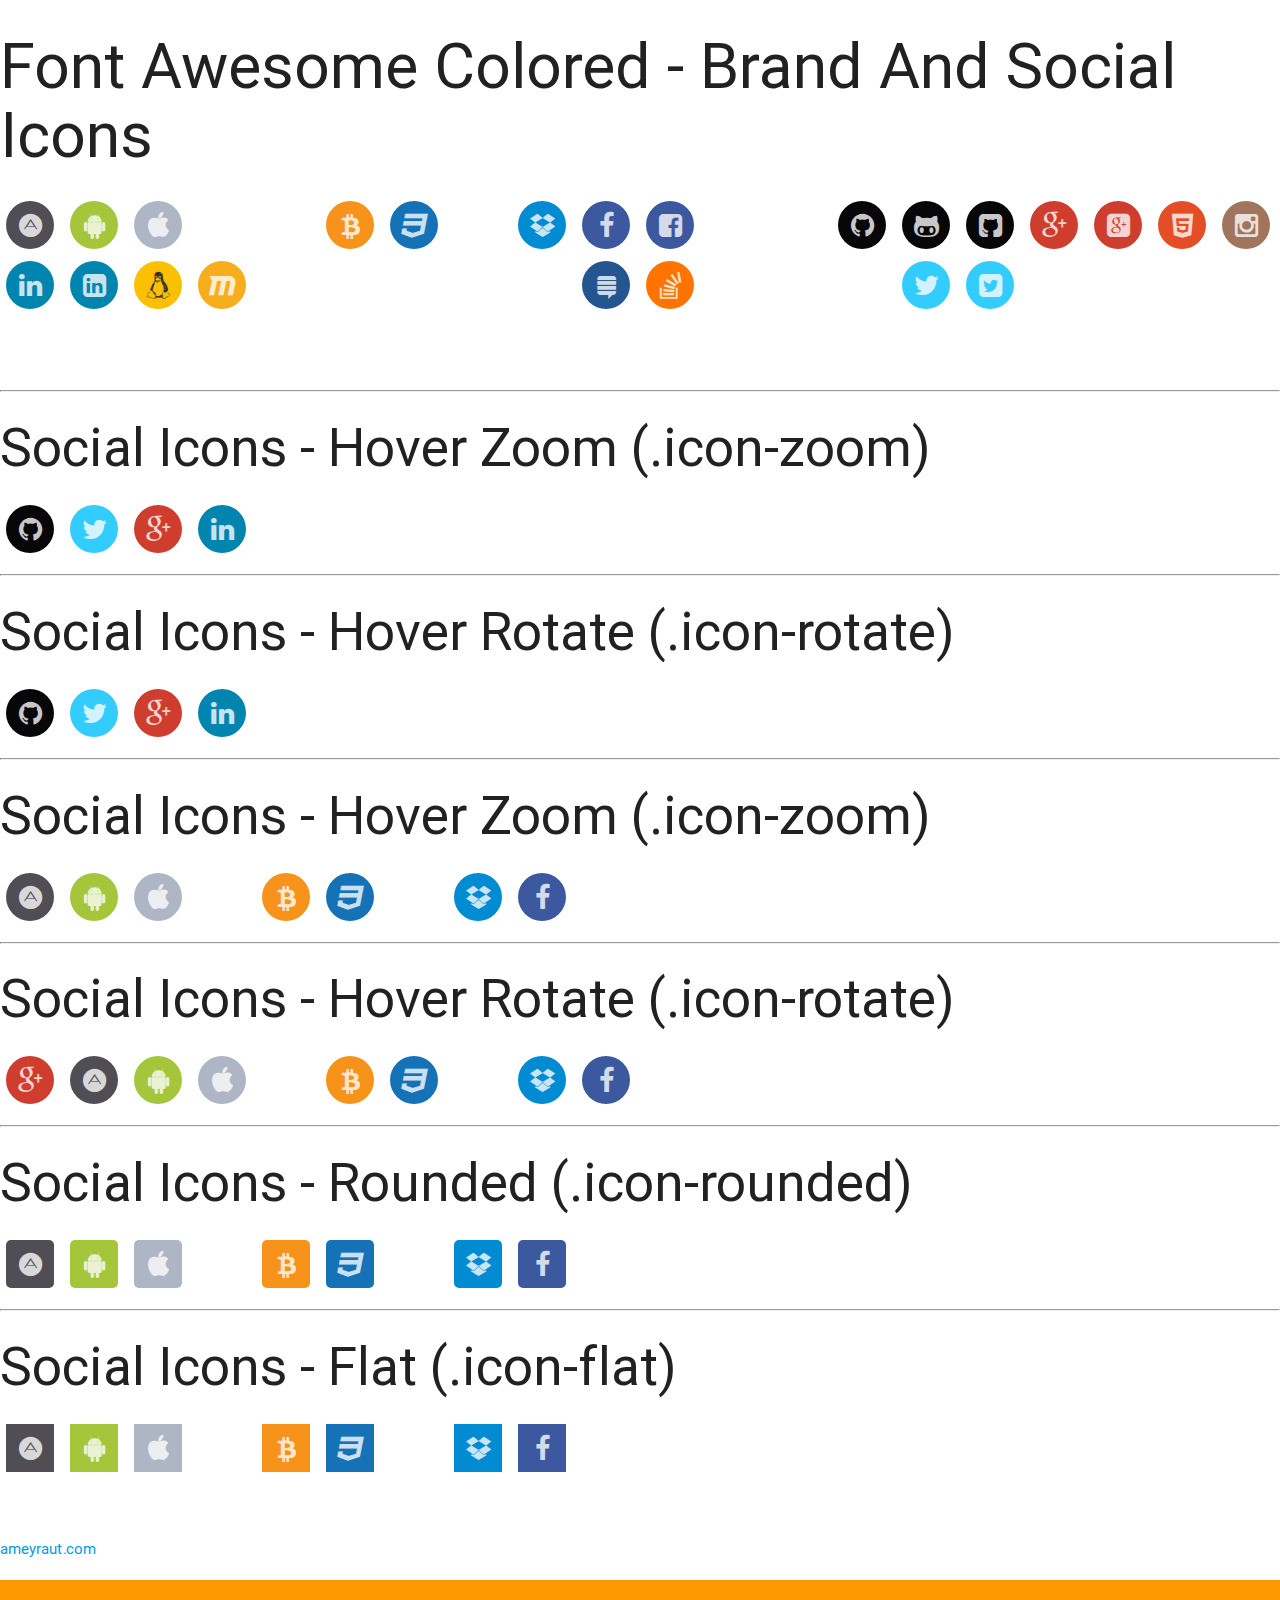
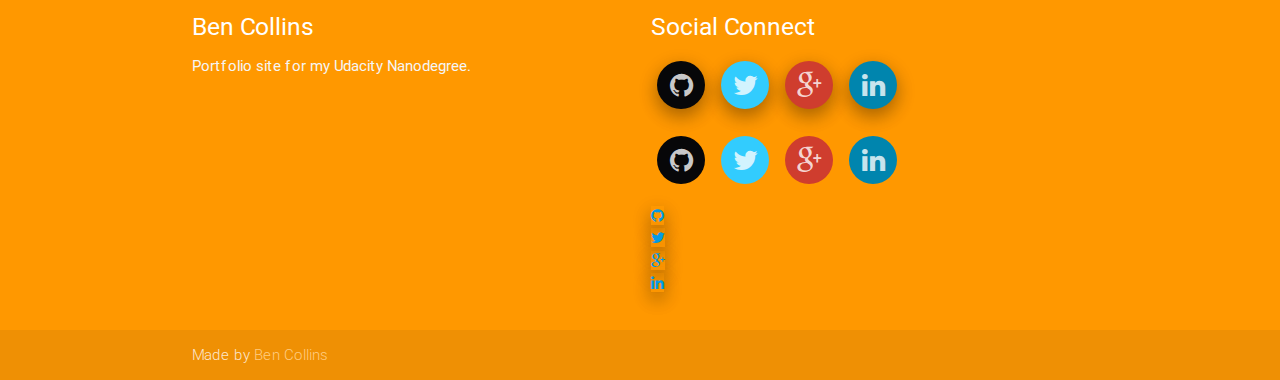
<file: fa.html>
<!DOCTYPE html>
<html lang="en">
<head>
<meta http-equiv="Content-Type" content="text/html; charset=UTF-8"/>
<meta name="viewport" content="width=device-width, initial-scale=1, maximum-scale=1.0, user-scalable=no"/>
<link rel="icon" href="favicons/favicon.ico">
<title>TEMP</title>

<!-- CSS  -->
<link rel="stylesheet" href="css/materialize.min.css">
<link rel="stylesheet" href="https://fonts.googleapis.com/icon?family=Material+Icons">
<!--<link rel="stylesheet" href="css/test.css">-->
<link rel="stylesheet" href="css/fa.css">
<link rel="stylesheet" href="css/font-awesome.min.css">
</head>
<body>

<h1>Font Awesome Colored - Brand And Social Icons</h1>
  	<div class="wrapper">
	    <ul class="social-icons icon-circle list-unstyled list-inline"> 
	      <li><a href="#"><i class="fa fa-adn"></i></a> </li> 
	      <li><a href="#"><i class="fa fa-android"></i></a> </li>   
	      <li> <a href="#"><i class="fa fa-apple"></i></a> </li>
	      <li> <a href="#"><i class="fa fa-bitbucket"></i></a> </li> 
	      <li> <a href="#"><i class="fa fa-bitbucket-square"></i></a> </li> 
	      <li> <a href="#"><i class="fa fa-bitcoin"></i></a> </li> 
	      <li> <a href="#"><i class="fa fa-css3"></i></a> </li> 
	      <li> <a href="#"><i class="fa fa-dribbble"></i></a></li> 
	      <li> <a href="#"><i class="fa fa-dropbox"></i></a></li> 
	      <li> <a href="#"><i class="fa fa-facebook"></i></a></li> 
	      <li> <a href="#"><i class="fa fa-facebook-square"></i></a></li> 
	      <li> <a href="#"><i class="fa fa-flickr"></i></a></li> 
	      <li> <a href="#"><i class="fa fa-foursquare"></i></a></li> 
	      <li> <a href="#"><i class="fa fa-github"></i></a></li> 
	      <li> <a href="#"><i class="fa fa-github-alt"></i></a></li> 
	      <li> <a href="#"><i class="fa fa-github-square"></i></a></li> 
	      <li> <a href="#"><i class="fa fa-google-plus"></i></a></li> 
	      <li> <a href="#"><i class="fa fa-google-plus-square"></i></a></li> 
	      <li> <a href="#"><i class="fa fa-html5"></i></a></li> 
	      <li> <a href="#"><i class="fa fa-instagram"></i></a></li> 
	      <li> <a href="#"><i class="fa fa-linkedin"></i></a></li> 
	      <li> <a href="#"><i class="fa fa-linkedin-square"></i></a></li> 
	      <li> <a href="#"><i class="fa fa-linux"></i></a></li> 
	      <li> <a href="#"><i class="fa fa-maxcdn"></i></a></li> 
	      <li> <a href="#"><i class="fa fa-pagelines"></i></a></li> 
	      <li> <a href="#"><i class="fa fa-pinterest"></i></a></li> 
	      <li> <a href="#"><i class="fa fa-pinterest-square"></i></a></li> 
	      <li> <a href="#"><i class="fa fa-renren"></i></a></li> 
	      <li> <a href="#"><i class="fa fa-skype"></i></a></li> 
	      <li> <a href="#"><i class="fa fa-stack-exchange"></i></a></li> 
	      <li> <a href="#"><i class="fa fa-stack-overflow"></i></a></li> 
	      <li> <a href="#"><i class="fa fa-trello"></i></a></li>
	      <li> <a href="#"><i class="fa fa-tumblr"></i></a></li>
	      <li> <a href="#"><i class="fa fa-tumblr-square"></i></a></li>
	      <li> <a href="#"><i class="fa fa-twitter"></i></a></li>
	      <li> <a href="#"><i class="fa fa-twitter-square"></i></a></li>
	      <li> <a href="#"><i class="fa fa-vimeo-square"></i></a></li>
	      <li> <a href="#"><i class="fa fa-vk"></i></a></li>
	      <li> <a href="#"><i class="fa fa-weibo"></i></a></li>
	      <li> <a href="#"><i class="fa fa-windows"></i></a></li>
	      <li> <a href="#"><i class="fa fa-xing"></i></a></li>
	      <li> <a href="#"><i class="fa fa-xing-square"></i></a></li>
	      <li> <a href="#"><i class="fa fa-youtube"></i></a></li>
	      <li> <a href="#"><i class="fa fa-youtube-play"></i></a></li>
	      <li> <a href="#"><i class="fa fa-youtube-square"></i></a></li> 
	  	</ul>
	  	
	  	<hr />
	  	<h2>Social Icons - Hover Zoom  (.icon-zoom)</h2>
	  	
<ul class="social-icons icon-circle icon-zoom list-unstyled list-inline">
	<li><a href="#"><i class="fa fa-github"></i></a></li>
	<li><a href="#"><i class="fa fa-twitter"></i></a></li>
	<li><a href="#"><i class="fa fa-google-plus"></i></a></li>
	<li><a href="#"><i class="fa fa-linkedin"></i></a></li>
</ul>
<hr />

<h2>Social Icons - Hover Rotate  (.icon-rotate)</h2>

<ul class="social-icons icon-circle icon-rotate list-unstyled list-inline">

	<li><a href="#"><i class="fa fa-github"></i></a></li>
	<li><a href="#"><i class="fa fa-twitter"></i></a></li>
	<li><a href="#"><i class="fa fa-google-plus"></i></a></li>
	<li><a href="#"><i class="fa fa-linkedin"></i></a></li>
</ul>
<hr />

	  	<h2>Social Icons - Hover Zoom  (.icon-zoom)</h2>
	  	
	      <ul class="social-icons icon-circle icon-zoom list-unstyled list-inline"> 
	      <li><a href="#"><i class="fa fa-adn"></i></a> </li> 
	      <li><a href="#"><i class="fa fa-android"></i></a> </li>   
	      <li> <a href="#"><i class="fa fa-apple"></i></a> </li>
	      <li> <a href="#"><i class="fa fa-bitbucket"></i></a> </li> 
	      <li> <a href="#"><i class="fa fa-bitcoin"></i></a> </li> 
	      <li> <a href="#"><i class="fa fa-css3"></i></a> </li> 
	      <li> <a href="#"><i class="fa fa-dribbble"></i></a></li> 
	      <li> <a href="#"><i class="fa fa-dropbox"></i></a></li> 
	      <li> <a href="#"><i class="fa fa-facebook"></i></a></li>  
	      <li> <a href="#"><i class="fa fa-flickr"></i></a></li> 
	      <li> <a href="#"><i class="fa fa-foursquare"></i></a></li> 
	  	</ul>
	  	
	  	<hr />
	  	<h2>Social Icons - Hover Rotate  (.icon-rotate)</h2>
	  	
	  	<ul class="social-icons icon-circle icon-rotate list-unstyled list-inline">
	      <li> <a href="#"><i class="fa fa-google-plus"></i></a></li> 
	      <li><a href="#"><i class="fa fa-adn"></i></a> </li> 
	      <li><a href="#"><i class="fa fa-android"></i></a> </li>   
	      <li> <a href="#"><i class="fa fa-apple"></i></a> </li>
	      <li> <a href="#"><i class="fa fa-bitbucket"></i></a> </li> 
	      <li> <a href="#"><i class="fa fa-bitcoin"></i></a> </li> 
	      <li> <a href="#"><i class="fa fa-css3"></i></a> </li> 
	      <li> <a href="#"><i class="fa fa-dribbble"></i></a></li> 
	      <li> <a href="#"><i class="fa fa-dropbox"></i></a></li> 
	      <li> <a href="#"><i class="fa fa-facebook"></i></a></li>  
	      <li> <a href="#"><i class="fa fa-flickr"></i></a></li> 
	      <li> <a href="#"><i class="fa fa-foursquare"></i></a></li>   
	  	</ul>
	  	
	  	<hr />
	  	<h2>Social Icons - Rounded  (.icon-rounded)</h2>
	  	
	  	<ul class="social-icons icon-rounded  list-unstyled list-inline"> 
	      <li><a href="#"><i class="fa fa-adn"></i></a> </li> 
	      <li><a href="#"><i class="fa fa-android"></i></a> </li>   
	      <li> <a href="#"><i class="fa fa-apple"></i></a> </li>
	      <li> <a href="#"><i class="fa fa-bitbucket"></i></a> </li> 
	      <li> <a href="#"><i class="fa fa-bitcoin"></i></a> </li> 
	      <li> <a href="#"><i class="fa fa-css3"></i></a> </li> 
	      <li> <a href="#"><i class="fa fa-dribbble"></i></a></li> 
	      <li> <a href="#"><i class="fa fa-dropbox"></i></a></li> 
	      <li> <a href="#"><i class="fa fa-facebook"></i></a></li>  
	      <li> <a href="#"><i class="fa fa-flickr"></i></a></li> 
	      <li> <a href="#"><i class="fa fa-foursquare"></i></a></li>   
	  	</ul>
	  	
	  	<hr />
	  	<h2>Social Icons - Flat  (.icon-flat)</h2>
	  	
	  	<ul class="social-icons icon-flat list-unstyled list-inline"> 
	      <li><a href="#"><i class="fa fa-adn"></i></a> </li> 
	      <li><a href="#"><i class="fa fa-android"></i></a> </li>   
	      <li> <a href="#"><i class="fa fa-apple"></i></a> </li>
	      <li> <a href="#"><i class="fa fa-bitbucket"></i></a> </li> 
	      <li> <a href="#"><i class="fa fa-bitcoin"></i></a> </li> 
	      <li> <a href="#"><i class="fa fa-css3"></i></a> </li> 
	      <li> <a href="#"><i class="fa fa-dribbble"></i></a></li> 
	      <li> <a href="#"><i class="fa fa-dropbox"></i></a></li> 
	      <li> <a href="#"><i class="fa fa-facebook"></i></a></li>  
	      <li> <a href="#"><i class="fa fa-flickr"></i></a></li> 
	      <li> <a href="#"><i class="fa fa-foursquare"></i></a></li>   
	  	</ul>
      
      <br />
      <br />
      <div class="copyright"><a href="http://ameyraut.com">ameyraut.com</a></div>
	</div> 
	
<footer class="page-footer orange">
<div class="container">
<div class="row">
<div class="col l6 s12">
<h5 class="white-text">Ben Collins</h5>
<p class="grey-text text-lighten-4">Portfolio site for my Udacity Nanodegree.</p>
</div>
<div class="col l6 s12">
<h5 class="white-text">Social Connect</h5>
<ul class="social-icons icon-circle icon-rotate list-unstyled list-inline">

	<li><a href="#"><i class="fa fa-github z-depth-2"></i></a></li>
	<li><a href="#"><i class="fa fa-twitter z-depth-2"></i></a></li>
	<li><a href="#"><i class="fa fa-google-plus z-depth-2"></i></a></li>
	<li><a href="#"><i class="fa fa-linkedin z-depth-2"></i></a></li>
</ul>

<ul class="social-icons icon-circle icon-rotate list-unstyled list-inline">

	<li><a href="#"><i class="fa fa-github"></i></a></li>
	<li><a href="#"><i class="fa fa-twitter"></i></a></li>
	<li><a href="#"><i class="fa fa-google-plus"></i></a></li>
	<li><a href="#"><i class="fa fa-linkedin"></i></a></li>
</ul>

<ul class="social-connect social-button">
<li><a href="https://github.com/bendroid/" target="_blank" class="z-depth-2 icon-github" title="Github"><i class="icon fa fa-github"></i></a></li>
<li><a href="https://twitter.com/jaemood/" target="_blank" class="z-depth-2 icon-twitter" title="Twitter"><i class="fa fa-twitter"></i></a></li>
<li><a href="https://plus.google.com/110080867018847121215/" target="_blank" class="z-depth-2 icon-google" title="Google +"><i class="fa fa-google-plus"></i></a></li>
<li><a href="https://www.linkedin.com/pub/ben-collins/15/663/b43" target="_blank" class="z-depth-2 icon-linkedin" title="Linkedin"><i class="fa fa-linkedin"></i></a></li>
</ul>
</div>
</div>
</div>
<div class="footer-copyright">
<div class="container">
Made by <a class="orange-text text-lighten-3" href="#!">Ben Collins</a>
</div>
</div>
</footer>
</div><!-- ./PAGE CONTAINER -->

<!-- =========== SCRIPTS =========== -->
<script src="https://code.jquery.com/jquery-2.1.1.min.js"></script>
<script src="js/materialize.js"></script>
<script src="js/init.js"></script>

</body>
</html>
</file>
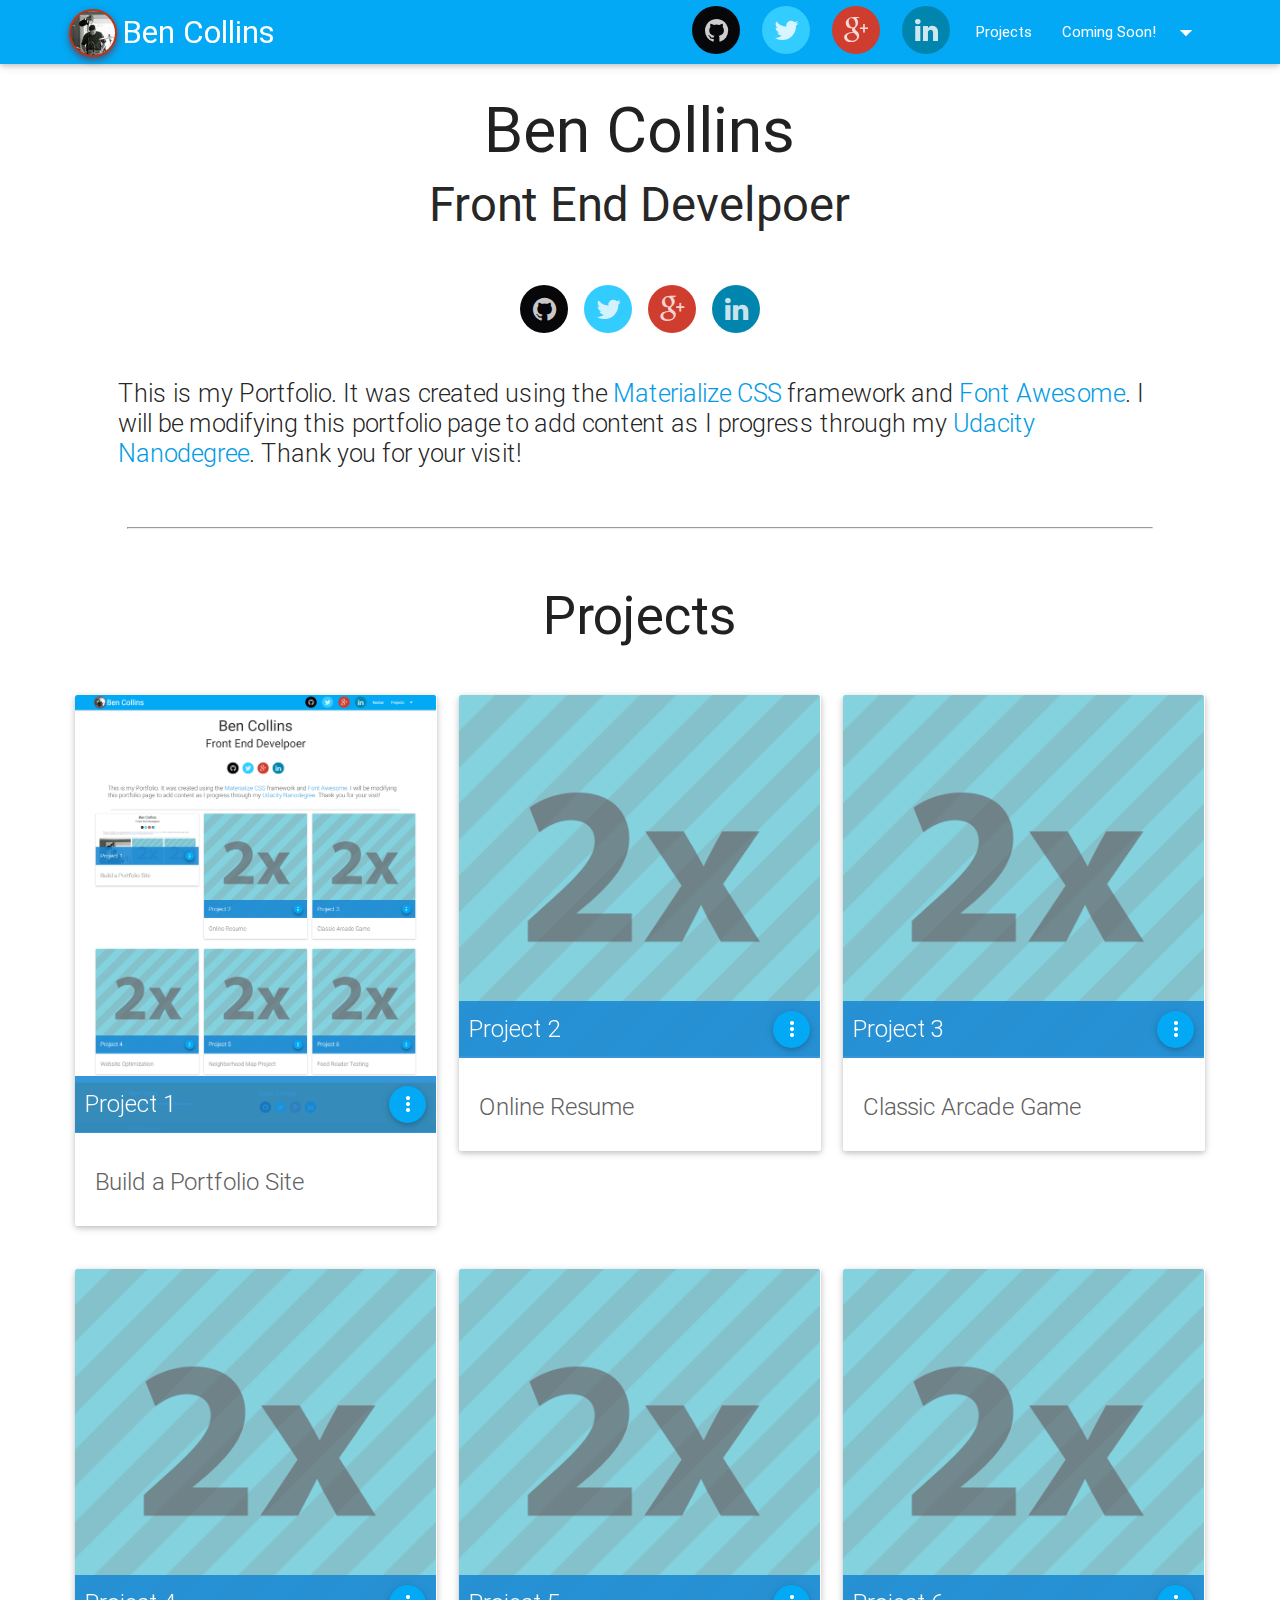
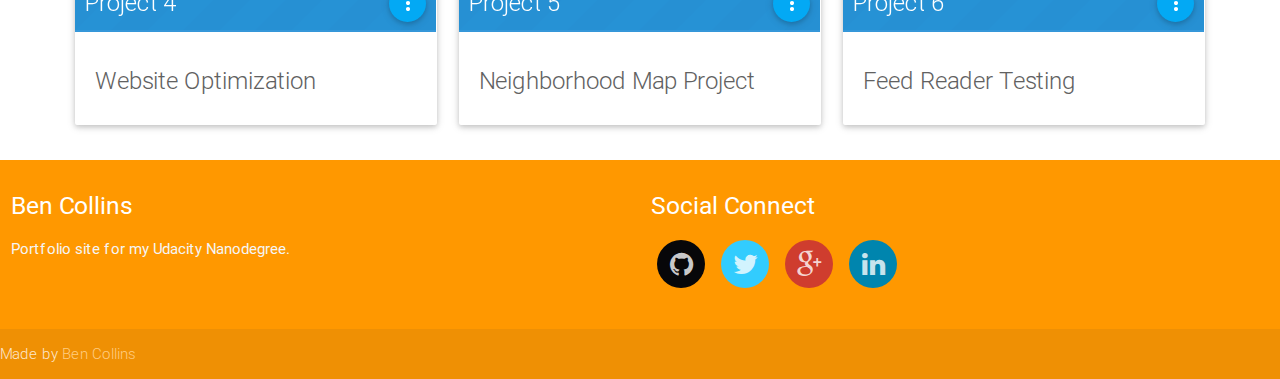
<file: pretty.html>
<!DOCTYPE HTML>
<html lang="en">

<head>
    <meta http-equiv="Content-Type" content="text/html; charset=UTF-8" />
    <meta name="viewport" content="width=device-width, initial-scale=1, maximum-scale=1.0, user-scalable=no" />
    <link rel="icon" href="favicons/favicon.ico">
    <title>Ben Collins Portfolio</title>
    <!-- CSS  -->
    <link rel="stylesheet" href="css/materialize.min.css">
    <link rel="stylesheet" href="https://fonts.googleapis.com/icon?family=Material+Icons">
    <link rel="stylesheet" href="css/main.css">
    <link rel="stylesheet" href="css/social-icons.css">
    <!--<link rel="stylesheet" href="css/icons.css">-->
    <link rel="stylesheet" href="css/font-awesome.min.css">
</head>

<body>
    <!-- ======== NAVBAR ======= -->
    <div class="navbar-fixed">
        <nav class="light-blue">
            <div class="nav-wrapper nav-container">
                <ul id="slide-out" class="side-nav light-blue">
                    <li class="center">
                        <button class="btn-floating btn-medium my-logo"></button>
                    </li>
                    <li class="divider"></li>
                    <li class="light-blue center"><a class="white-text drop-link" href="#projects">Projects</a>
                    </li>
                    <li class="light-blue center"><a class="white-text drop-link" href="#!">Keep Checking!</a>
                    </li>
                    <li class="no-padding">
                        <ul class="collapsible collapsible-accordion light-blue center">
                            <li class="light-blue"><a class="white-text collapsible-header drop-link">Coming Soon!<i class="white-text mdi-navigation-arrow-drop-down"></i></a>
                                <div class="collapsible-body drop-link">
                                    <ul>
                                        <li class="light-blue darken-3"><a class="white-text drop-link" href="#projects">Projects</a>
                                        </li>
                                        <li class="light-blue darken-3"><a class="white-text drop-link" href="#!">More</a>
                                        </li>
                                        <li class="light-blue darken-3"><a class="white-text drop-link" href="#!">Stuff</a>
                                        </li>
                                        <li class="light-blue darken-3"><a class="white-text drop-link" href="#!">Is</a>
                                        </li>
                                        <li class="light-blue darken-3"><a class="white-text drop-link" href="#!">Coming</a>
                                        </li>
                                        <li class="light-blue darken-3"><a class="white-text drop-link" href="#!">Soon</a>
                                        </li>
                                        <li class="light-blue darken-3"><a class="white-text drop-link" href="#!">!</a>
                                        </li>
                                        <li class="divider"></li>
                                        <li class="light-blue darken-3"><a class="white-text drop-link" href="#!">Keep Checking!</a>
                                        </li>
                                    </ul>
                                </div>
                            </li>
                        </ul>
                    </li>
                </ul>
                <ul class="left">
                    <li>
                        <button class="btn-floating btn-medium my-logo"></button>
                    </li>
                </ul>
                <a id="logo-container" href="#" class="brand-logo">Ben Collins</a>
                <ul class="right hide-on-med-and-down">
                    <li><a href="#projects">Projects</a>
                    </li>
                    <li><a class="dropdown-button" href="#!" data-activates="dropdownTop">Coming Soon!<i class="mdi-navigation-arrow-drop-down right"></i></a>
                        <ul id='dropdownTop' class='dropdown-content'>
                            <li class="light-blue"><a class="white-text drop-link" href="#!">More</a>
                            </li>
                            <li class="light-blue"><a class="white-text drop-link" href="#!">Stuff</a>
                            </li>
                            <li class="light-blue"><a class="white-text drop-link" href="#!">Is</a>
                            </li>
                            <li class="light-blue"><a class="white-text drop-link" href="#!">Coming</a>
                            </li>
                            <li class="light-blue"><a class="white-text drop-link" href="#!">Soon</a>
                            </li>
                            <li class="light-blue"><a class="white-text drop-link" href="#!">!</a>
                            </li>
                            <li class="divider"></li>
                            <li class="light-blue"><a class="white-text drop-link" href="#!">Keep Checking!</a>
                            </li>
                        </ul>
                    </li>
                </ul>
                <ul class="social-icons icon-circle icon-rotate list-unstyled list-inline right hide-on-med-and-down">
                    <li><a class="list-nav" href="#"><i class="fa fa-github"></i></a>
                    </li>
                    <li><a class="list-nav" href="#"><i class="fa fa-twitter"></i></a>
                    </li>
                    <li><a class="list-nav" href="#"><i class="fa fa-google-plus"></i></a>
                    </li>
                    <li><a class="list-nav" href="#"><i class="fa fa-linkedin"></i></a>
                    </li>
                </ul>
                <a href="#" data-activates="slide-out" class="button-collapse right"><i class="left mdi-navigation-menu"></i></a>
            </div>
        </nav>
    </div>
    <!-- navbar-fixed -->

    <!-- =========== PAGE HEADER ================= -->
    <header>
        <div class="container-fluid">
            <div class="row">
                <div class="col s12 m8 offset-m2 l8 offset-l2">
                    <h1 class="center">Ben Collins<br><small>Front End Develpoer</small></h1>
                </div>
                <div class="col s12 center">
                    <ul class="social-icons icon-circle icon-rotate list-unstyled list-inline">
                        <li><a href="#"><i class="fa fa-github"></i></a>
                        </li>
                        <li><a href="#"><i class="fa fa-twitter"></i></a>
                        </li>
                        <li><a href="#"><i class="fa fa-google-plus"></i></a>
                        </li>
                        <li><a href="#"><i class="fa fa-linkedin"></i></a>
                        </li>
                    </ul>
                </div>
                <div class="col s12 m10 offset-m1 l10 offset-l1">
                    <p class="flow-text">This is my Portfolio. It was created using the <a href="http://materializecss.com/">Materialize CSS</a> framework and <a href="http://fontawesome.io/">Font Awesome</a>. I will be modifying this portfolio page to add content as I progress through my <a href="https://www.udacity.com/">Udacity Nanodegree</a>. Thank you for your visit!</p>
                </div>
                <!-- ./col -->
            </div>
            <!-- ./row -->
        </div>
        <!-- ./container -->
    </header>


    <!-- =========== CONTENT ================ -->
    <hr id="projects" class="page-divider">

    <section>
        <!-- =========== PROJECTS HEADER ================= -->
        <div class="row">
            <div class="col s12 m8 offset-m2 l8 offset-l2">
                <h2 class="center">Projects</h2>
            </div>
        </div>
        <!-- ./PROJECTS HEADER -->
        <div class="projects-container">
            <div class="row">
                <div class="col s12 m4 l4">
                    <div class="card hoverable">
                        <div class="card-image waves-effect waves-block waves-light">
                            <img class="activator responsive-img" src="img/P1.png" srcset="img/P1-3x.png 1400w, img/P1-2x.png 700w, img/P1-1x.png 400w" sizes="(min-width: 700px) 700px, 100vw" alt="Project 1">
                            <span class="card-title overlay activator white-text waves-effect waves-block waves-light">Project 1<a class="activator light-blue white-text waves-effect waves-light btn-floating social-icons right"><i class="material-icons">more_vert</i></a></span>
                        </div>
                        <div class="card-content">
                            <span class="card-title activator grey-text text-darken-2">Build a Portfolio Site</span>
                        </div>
                        <div class="card-reveal">
                            <span class="card-title grey-text text-darken-4">Build a Portfolio Site<a class="btn-floating btn light-blue white-text waves-effect waves-light right"><i class="material-icons">close</i></a></span>
                            <hr>
                            <p class="flow-text">This is my Portfolio. It was created using the <a href="http://materializecss.com/">Materialize CSS</a> framework and <a href="http://fontawesome.io/">Font Awesome</a>. I will be modifying this portfolio page to add content as I progress through my <a href="https://www.udacity.com/">Udacity Nanodegree</a>. Thank you for your visit!</p>
                            <div class="modal-footer">
                                <a class="social-icons icon-circle icon-rotate" href="https://github.com/bendroid/Project-1"><i class="fa fa-github"></i></a>
                                <a class="card-title btn-floating btn-medium light-blue white-text waves-effect waves-light right"><i class="material-icons">close</i></a>
                            </div>
                        </div>
                        <!-- ./card-reveal -->
                    </div>
                    <!-- ./card -->
                </div>
                <!-- ./col -->

                <div class="col s12 m4 l4">
                    <div class="card hoverable">
                        <div class="card-image waves-effect waves-block waves-light">
                            <img class="activator responsive-img" src="img/image-src.png" srcset="img/image-3x.png 1400w, img/image-2x.png 700w, img/image-1x.png 400w" sizes="(min-width: 700px) 700px, 100vw" alt="Project 2">
                            <span class="card-title overlay activator white-text waves-effect waves-block waves-light">Project 2<a class="activator light-blue white-text waves-effect waves-light btn-floating material-icons right"><i class="material-icons">more_vert</i></a></span>
                        </div>
                        <div class="card-content">
                            <span class="card-title activator grey-text text-darken-2">Online Resume</span>
                        </div>
                        <div class="card-reveal">
                            <span class="card-title grey-text text-darken-4">Online Resume<a class="btn-floating btn light-blue white-text waves-effect waves-light right"><i class="material-icons">close</i></a></span>
                            <hr>
                            <p class="flow-text">Description of my Project 2</p>
                            <div class="modal-footer">
                                <a class="social-icons icon-circle icon-rotate" href="https://github.com/bendroid/Project-1"><i class="fa fa-github"></i></a>
                                <a class="card-title btn-floating btn-medium light-blue white-text waves-effect waves-light right"><i class="material-icons">close</i></a>
                            </div>
                        </div>
                        <!-- ./card-reveal -->
                    </div>
                    <!-- ./card -->
                </div>
                <!-- ./col -->

                <div class="col s12 m4 l4">
                    <div class="card hoverable">
                        <div class="card-image waves-effect waves-block waves-light">
                            <img class="activator responsive-img" src="img/image-src.png" srcset="img/image-3x.png 1400w, img/image-2x.png 700w, img/image-1x.png 400w" sizes="(min-width: 700px) 700px, 100vw" alt="Project 3">
                            <span class="card-title overlay activator white-text waves-effect waves-block waves-light">Project 3<a class="activator light-blue white-text waves-effect waves-light btn-floating material-icons right"><i class="material-icons">more_vert</i></a></span>
                        </div>
                        <div class="card-content">
                            <span class="card-title activator grey-text text-darken-2">Classic Arcade Game</span>
                        </div>
                        <div class="card-reveal">
                            <span class="card-title grey-text text-darken-4">Classic Arcade Game<a class="btn-floating btn light-blue white-text waves-effect waves-light right"><i class="material-icons">close</i></a></span>
                            <hr>
                            <p class="flow-text">Description of my Project 3</p>
                            <div class="modal-footer">
                                <a class="social-icons icon-circle icon-rotate" href="https://github.com/bendroid/Project-3"><i class="fa fa-github"></i></a>
                                <a class="card-title btn-floating btn-medium light-blue white-text waves-effect waves-light right"><i class="material-icons">close</i></a>
                            </div>
                        </div>
                        <!-- ./card-reveal -->
                    </div>
                    <!-- ./card -->
                </div>
                <!-- ./col -->
            </div>
            <!-- ./row -->

            <div class="row">
                <div class="col s12 m4 l4">
                    <div class="card hoverable">
                        <div class="card-image waves-effect waves-block waves-light">
                            <img class="activator responsive-img" src="img/image-src.png" srcset="img/image-3x.png 1400w, img/image-2x.png 700w, img/image-1x.png 400w" sizes="(min-width: 700px) 700px, 100vw" alt="Project 4">
                            <span class="card-title overlay activator white-text waves-effect waves-block waves-light">Project 4<a class="activator light-blue white-text waves-effect waves-light btn-floating material-icons right"><i class="material-icons">more_vert</i></a></span>
                        </div>
                        <div class="card-content">
                            <span class="card-title activator grey-text text-darken-2">Website Optimization</span>
                        </div>
                        <div class="card-reveal">
                            <span class="card-title grey-text text-darken-4">Website Optimization<a class="btn-floating btn light-blue white-text waves-effect waves-light right"><i class="material-icons">close</i></a></span>
                            <hr>
                            <p class="flow-text">Description of my Project 4</p>
                            <div class="modal-footer">
                                <a class="social-icons icon-circle icon-rotate" href="https://github.com/bendroid/Project-4"><i class="fa fa-github"></i></a>
                                <a class="card-title btn-floating btn-medium light-blue white-text waves-effect waves-light right"><i class="material-icons">close</i></a>
                            </div>
                        </div>
                        <!-- ./card-reveal -->
                    </div>
                    <!-- ./card -->
                </div>
                <!-- ./col -->

                <div class="col s12 m4 l4">
                    <div class="card hoverable">
                        <div class="card-image waves-effect waves-block waves-light">
                            <img class="activator responsive-img" src="img/image-src.png" srcset="img/image-3x.png 1400w, img/image-2x.png 700w, img/image-1x.png 400w" sizes="(min-width: 700px) 700px, 100vw" alt="Project 5">
                            <span class="card-title overlay activator white-text waves-effect waves-block waves-light">Project 5<a class="activator light-blue white-text waves-effect waves-light btn-floating material-icons right"><i class="material-icons">more_vert</i></a></span>
                        </div>
                        <div class="card-content">
                            <span class="card-title activator grey-text text-darken-2">Neighborhood Map Project</span>
                        </div>
                        <div class="card-reveal">
                            <span class="card-title grey-text text-darken-4">Neighborhood Map Project<a class="btn-floating btn light-blue white-text waves-effect waves-light right"><i class="material-icons">close</i></a></span>
                            <hr>
                            <p class="flow-text">Description of my Project 5</p>
                            <div class="modal-footer">
                                <a class="social-icons icon-circle icon-rotate" href="https://github.com/bendroid/Project-5"><i class="fa fa-github"></i></a>
                                <a class="card-title btn-floating btn-medium light-blue white-text waves-effect waves-light right"><i class="material-icons">close</i></a>
                            </div>
                        </div>
                        <!-- ./card-reveal -->
                    </div>
                    <!-- ./card -->
                </div>
                <!-- ./col -->

                <div class="col s12 m4 l4">
                    <div class="card hoverable">
                        <div class="card-image waves-effect waves-block waves-light">
                            <img class="activator responsive-img" src="img/image-src.png" srcset="img/image-3x.png 1400w, img/image-2x.png 700w, img/image-1x.png 400w" sizes="(min-width: 700px) 700px, 100vw" alt="Project 6">
                            <span class="card-title overlay activator white-text waves-effect waves-block waves-light">Project 6<a class="activator light-blue white-text waves-effect waves-light btn-floating material-icons right"><i class="material-icons">more_vert</i></a></span>
                        </div>
                        <div class="card-content">
                            <span class="card-title activator grey-text text-darken-2">Feed Reader Testing</span>
                        </div>
                        <div class="card-reveal">
                            <span class="card-title grey-text text-darken-4">Feed Reader Testing<a class="btn-floating btn light-blue white-text waves-effect waves-light right"><i class="material-icons">close</i></a></span>
                            <hr>
                            <p class="flow-text">Description of my Project 6</p>
                            <div class="modal-footer">
                                <a class="social-icons icon-circle icon-rotate" href="https://github.com/bendroid/Project-6"><i class="fa fa-github"></i></a>
                                <a class="card-title btn-floating btn-medium light-blue white-text waves-effect waves-light right"><i class="material-icons">close</i></a>
                            </div>
                        </div>
                        <!-- ./card-reveal -->
                    </div>
                    <!-- ./card -->
                </div>
                <!-- ./col -->
            </div>
            <!-- ./row -->
        </div>
        <!-- ./PAGE-CONTAINER -->
    </section>


    <!-- ========= FOOTER ============= -->
    <footer class="page-footer orange">
        <div class="page-container">
            <div class="row">
                <div class="col l6 s12">
                    <h5 class="white-text">Ben Collins</h5>
                    <p class="grey-text text-lighten-4">Portfolio site for my Udacity Nanodegree.</p>
                </div>
                <div class="col l6 s12">
                    <h5 class="white-text">Social Connect</h5>
                    <ul class="social-icons icon-circle icon-rotate list-unstyled list-inline">
                        <li><a href="https://github.com/bendroid"><i class="fa fa-github"></i></a>
                        </li>
                        <li><a href="#!"><i class="fa fa-twitter"></i></a>
                        </li>
                        <li><a href="#!"><i class="fa fa-google-plus"></i></a>
                        </li>
                        <li><a href="#!"><i class="fa fa-linkedin"></i></a>
                        </li>
                    </ul>
                </div>
                <!-- ./col -->
            </div>
            <!-- ./row -->
        </div>
        <!-- container -->
        <div class="footer-copyright">
            <div class="page-container">
                Made by <a class="orange-text text-lighten-3" href="https://github.com/bendroid">Ben Collins</a>
            </div>
        </div>
    </footer>
    <!-- =========== SCRIPTS =========== -->
    <script src="https://code.jquery.com/jquery-2.1.1.min.js"></script>
    <script src="js/materialize.js"></script>
    <script src="js/init.js"></script>
</body>

</html>
</file>
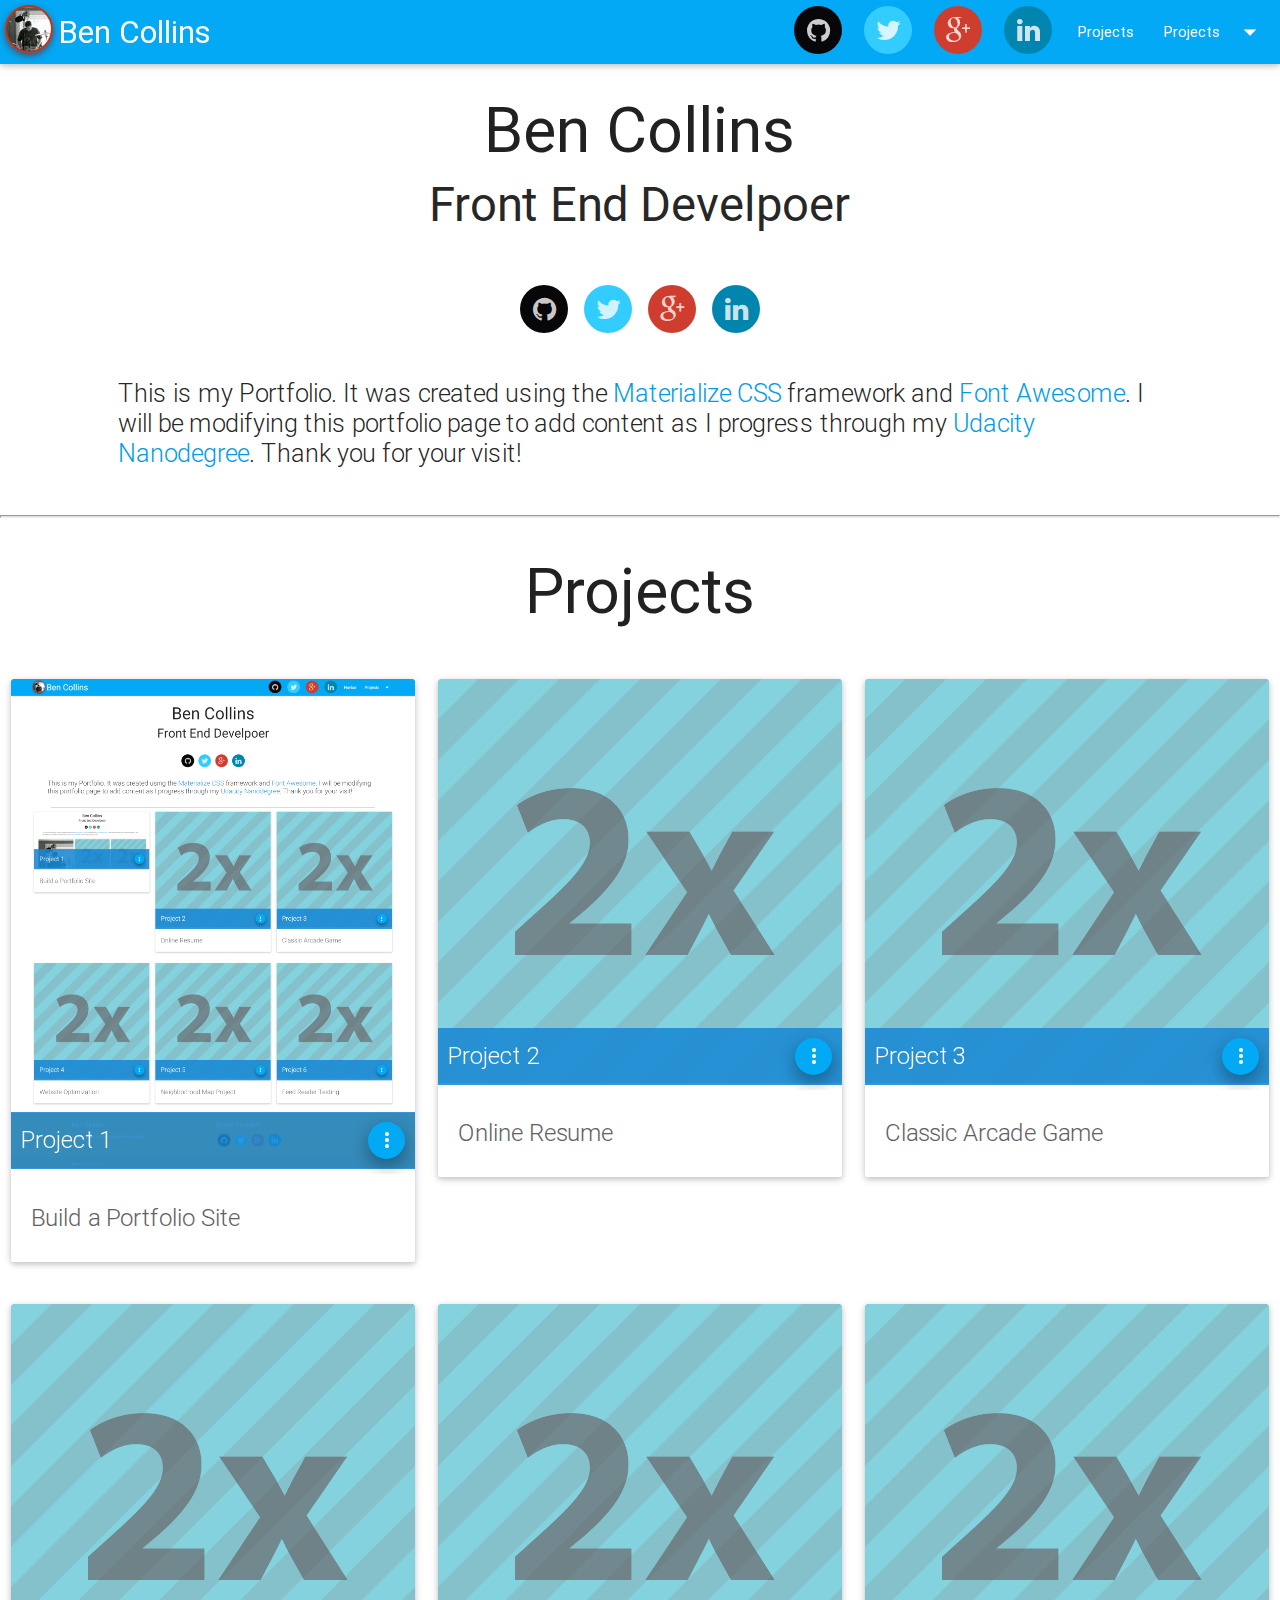
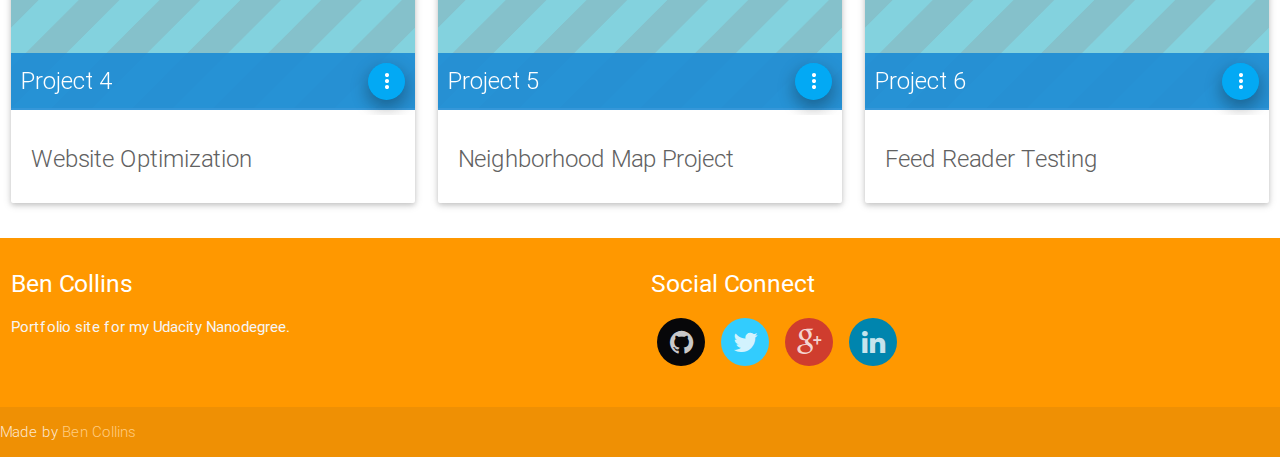
<file: test.html>
<!DOCTYPE html>
<html lang="en">
<head>
  <meta http-equiv="Content-Type" content="text/html; charset=UTF-8"/>
  <meta name="viewport" content="width=device-width, initial-scale=1, maximum-scale=1.0, user-scalable=no"/>
  <link rel="icon" href="favicons/favicon.ico">
  <title>TEMP</title>
<!-- CSS  -->
  <link rel="stylesheet" href="css/materialize.min.css">
  <link rel="stylesheet" href="https://fonts.googleapis.com/icon?family=Material+Icons">
  <link rel="stylesheet" href="css/main.css">
  <link rel="stylesheet" href="css/social-icons.css">
  <link rel="stylesheet" href="css/font-awesome.min.css">
</head>
<body>
<!-- ======== NAVBAR ======= -->
<div class="navbar-fixed">
<nav class="light-blue">
<div class="nav-wrapper page-container">
<ul class="left">
<li><a href="#!" class="my-logo"></a></li>
</ul>
<a id="logo-container" href="#" class="brand-logo">Ben Collins</a>
<ul class="right hide-on-med-and-down">
<li><a href="#projects">Projects</a></li>
<li><a class="dropdown-button" href="#!" data-activates="dropdownProjects">Projects<i class="material-icons right">arrow_drop_down</i></a></li>
</ul>
<!-- DROPDOWN -->
<ul id="dropdownProjects" class="dropdown-content light-blue">
<li><a class="white-text" href="#!">Project 1</a></li>
<li><a class="white-text" href="#!">Project 2</a></li>
<li><a class="white-text" href="#!">Project 3</a></li>
<li><a class="white-text" href="#!">Project 4</a></li>
<li><a class="white-text" href="#!">Project 5</a></li>
<li><a class="white-text" href="#!">Project 6</a></li>
<li class="divider"></li>
<li><a class="white-text" href="#!">Divided</a></li>
</ul>
<ul class="social-icons icon-circle icon-rotate list-unstyled list-inline right hide-on-med-and-down">
<li><a class="list-nav" href="#"><i class="fa fa-github"></i></a></li>
<li><a class="list-nav" href="#"><i class="fa fa-twitter"></i></a></li>
<li><a class="list-nav" href="#"><i class="fa fa-google-plus"></i></a></li>
<li><a class="list-nav" href="#"><i class="fa fa-linkedin"></i></a></li>
</ul>
<!-- ========= MOBILE NAVBAR ========== -->
<ul id="nav-mobile" class="side-nav light-blue">
<li><a class="white-text" href="#projects">Projects</a></li>
<li class="divider"></li>
</ul>
<a href="#" data-activates="nav-mobile" class="button-collapse right"><i class="mdi-navigation-menu"></i></a>
</div>
</nav>
</div><!-- navbar-fixed -->
<div class="container-fluid">
<header>
<div class="row">
<div class="col s12 m8 offset-m2 l8 offset-l2">
<h1 class="center">Ben Collins<br><small>Front End Develpoer</small></h1>
</div>
<div class="col s12 center">
<ul class="social-icons icon-circle icon-rotate list-unstyled list-inline">
<li><a href="#"><i class="fa fa-github"></i></a></li>
<li><a href="#"><i class="fa fa-twitter"></i></a></li>
<li><a href="#"><i class="fa fa-google-plus"></i></a></li>
<li><a href="#"><i class="fa fa-linkedin"></i></a></li>
</ul>
</div>
<div class="col s12 m10 offset-m1 l10 offset-l1">
<p class="flow-text">This is my Portfolio. It was created using the <a href="http://materializecss.com/" target="_blank">Materialize CSS</a> framework and <a href="http://fontawesome.io/" target="_blank">Font Awesome</a>. I will be modifying this portfolio page to add content as I progress through my <a href="https://www.udacity.com/" target="_blank">Udacity Nanodegree</a>. Thank you for your visit!</p>
</div><!-- ./col -->
</div><!-- ./row -->
</header>
</div>
<hr id="projects" class="divider">
<header>
<div class="row">
<div class="col s12 m8 offset-m2 l8 offset-l2">
<h1 class="center">Projects<br></h1>
</div>
</div><!-- ./row -->
</header>
<!-- ======== PROJECTS ========= -->
<section>
<div class="page-container">
<div class="row">
<div class="col s12 m4 l4">
<div class="card hoverable">
<div class="card-image waves-effect waves-block waves-light">
<img class="activator responsive-img" src="img/P1.png" srcset="img/P1-3x.png 1400w, img/P1-2x.png 700w, img/P1-1x.png 400w" sizes="(min-width: 700px) 700px, 100vw" alt="Project 1">
<span class="card-title overlay activator white-text text-darken-4">Project 1<a class="valign-wrapper activator light-blue white-text z-depth-2 waves-effect waves-light btn-floating btn material-icons right" href="#!"><i class="activator light-blue white-text z-depth-2 waves-effect waves-light btn-floating btn material-icons right">more_vert</i></a></span>
</div>
<div class="card-content">
<span class="card-title activator grey-text text-darken-2">Build a Portfolio Site</span>
</div>
<div class="card-reveal">
<span class="card-title grey-text text-darken-4">Build a Portfolio Site<a href="#!" class="btn-floating btn light-blue white-text waves-effect waves-light right"><i class="material-icons">close</i></a></span><hr>
<p class="flow-text">This is my Portfolio. It was created using the <a href="http://materializecss.com/" target="_blank">Materialize CSS</a> framework and <a href="http://fontawesome.io/" target="_blank">Font Awesome</a>. I will be modifying this portfolio page to add content as I progress through my <a href="https://www.udacity.com/" target="_blank">Udacity Nanodegree</a>. Thank you for your visit!</p>
<div class="reveal-footer center">
<ul class="social-icons icon-circle icon-rotate list-unstyled list-inline">
<li><a href="https://github.com/bendroid/Project-1"><i class="fa fa-github"></i></a></li>
</ul>
</div><!-- reveal-footer -->
</div><!-- ./card-reveal -->
</div><!-- ./card -->
</div><!-- ./col -->
<div class="col s12 m4 l4">
<div class="card hoverable">
<div class="card-image waves-effect waves-block waves-light">
<img class="activator responsive-img" src="img/image-src.jpg" srcset="img/image-3x.png 1400w, img/image-2x.png 700w, img/image-1x.png 400w" sizes="(min-width: 700px) 700px, 100vw" alt="Ben">
<span class="card-title overlay activator white-text text-darken-4">Project 2<a class="valign-wrapper activator light-blue white-text z-depth-2 waves-effect waves-light btn-floating btn material-icons right" href="#!"><i class="activator light-blue white-text z-depth-2 waves-effect waves-light btn-floating btn material-icons right">more_vert</i></a></span>
</div>
<div class="card-content">
<span class="card-title activator grey-text text-darken-2">Online Resume</span>
</div>
<div class="card-reveal">
<span class="card-title grey-text text-darken-4">Online Resume<a href="#!" class="btn-floating btn light-blue white-text waves-effect waves-light right"><i class="material-icons">close</i></a></span><hr>
<p class="flow-text">Description of my Project 2</p>
<div class="reveal-footer center">
<ul class="social-icons icon-circle icon-rotate list-unstyled list-inline">
<li><a href="https://github.com/bendroid/Project-2"><i class="fa fa-github"></i></a></li>
</ul>
</div><!-- reveal-footer -->
</div><!-- ./card-reveal -->
</div><!-- ./card -->
</div><!-- ./col -->
<div class="col s12 m4 l4">
<div class="card hoverable">
<div class="card-image waves-effect waves-block waves-light">
<img class="activator responsive-img" src="img/image-src.jpg" srcset="img/image-3x.png 1400w, img/image-2x.png 700w, img/image-1x.png 400w" sizes="(min-width: 700px) 700px, 100vw" alt="Ben">
<span class="card-title overlay activator white-text text-darken-4">Project 3<a class="valign-wrapper activator light-blue white-text z-depth-2 waves-effect waves-light btn-floating btn material-icons right" href="#!"><i class="activator light-blue white-text z-depth-2 waves-effect waves-light btn-floating btn material-icons right">more_vert</i></a></span>
</div>
<div class="card-content">
<span class="card-title activator grey-text text-darken-2">Classic Arcade Game</span>
</div>
<div class="card-reveal">
<span class="card-title grey-text text-darken-4">Classic Arcade Game<a href="#!" class="btn-floating btn light-blue white-text waves-effect waves-light right"><i class="material-icons">close</i></a></span><hr>
<p class="flow-text">Description of my Project 3</p>
<div class="reveal-footer center">
<ul class="social-icons icon-circle icon-rotate list-unstyled list-inline">
<li><a href="https://github.com/bendroid/Project-3"><i class="fa fa-github"></i></a></li>
</ul>
</div><!-- reveal-footer -->
</div><!-- ./card-reveal -->
</div><!-- ./card -->
</div><!-- ./col -->
</div><!-- ./row -->
<div class="row">
<div class="col s12 m4 l4">
<div class="card hoverable">
<div class="card-image waves-effect waves-block waves-light">
<img class="activator responsive-img" src="img/image-src.jpg" srcset="img/image-3x.png 1400w, img/image-2x.png 700w, img/image-1x.png 400w" sizes="(min-width: 700px) 700px, 100vw" alt="Ben">
<span class="card-title overlay activator white-text text-darken-4">Project 4<a class="valign-wrapper activator light-blue white-text z-depth-2 waves-effect waves-light btn-floating btn material-icons right" href="#!"><i class="activator light-blue white-text z-depth-2 waves-effect waves-light btn-floating btn material-icons right">more_vert</i></a></span>
</div>
<div class="card-content">
<span class="card-title activator grey-text text-darken-2">Website Optimization</span>
</div>
<div class="card-reveal">
<span class="card-title grey-text text-darken-4">Website Optimization<a href="#!" class="btn-floating btn light-blue white-text waves-effect waves-light right"><i class="material-icons">close</i></a></span><hr>
<p class="flow-text">Description of my Project 3</p>
<div class="reveal-footer center">
<ul class="social-icons icon-circle icon-rotate list-unstyled list-inline">
<li><a href="https://github.com/bendroid/Project-4"><i class="fa fa-github"></i></a></li>
</ul>
</div><!-- reveal-footer -->
</div><!-- ./card-reveal -->
</div><!-- ./card -->
</div><!-- ./col -->
<div class="col s12 m4 l4">
<div class="card hoverable">
<div class="card-image waves-effect waves-block waves-light">
<img class="activator responsive-img" src="img/image-src.jpg" srcset="img/image-3x.png 1400w, img/image-2x.png 700w, img/image-1x.png 400w" sizes="(min-width: 700px) 700px, 100vw" alt="Ben">
<span class="card-title overlay activator white-text text-darken-4">Project 5<a class="valign-wrapper activator light-blue white-text z-depth-2 waves-effect waves-light btn-floating btn material-icons right" href="#!"><i class="activator light-blue white-text z-depth-2 waves-effect waves-light btn-floating btn material-icons right">more_vert</i></a></span>
</div>
<div class="card-content">
<span class="card-title activator grey-text text-darken-2">Neighborhood Map Project</span>
</div>
<div class="card-reveal">
<span class="card-title grey-text text-darken-4">Neighborhood Map Project<a href="#!" class="btn-floating btn light-blue white-text waves-effect waves-light right"><i class="material-icons">close</i></a></span><hr>
<p class="flow-text">Description of my Project 3</p>
<div class="reveal-footer center">
<ul class="social-icons icon-circle icon-rotate list-unstyled list-inline">
<li><a href="https://github.com/bendroid/Project-5"><i class="fa fa-github"></i></a></li>
</ul>
</div><!-- reveal-footer -->
</div><!-- ./card-reveal -->
</div><!-- ./card -->
</div><!-- ./col -->
<div class="col s12 m4 l4">
<div class="card hoverable">
<div class="card-image waves-effect waves-block waves-light">
<img class="activator responsive-img" src="img/image-src.jpg" srcset="img/image-3x.png 1400w, img/image-2x.png 700w, img/image-1x.png 400w" sizes="(min-width: 700px) 700px, 100vw" alt="Ben">
<span class="card-title overlay activator white-text text-darken-4">Project 6<a class="valign-wrapper activator light-blue white-text z-depth-2 waves-effect waves-light btn-floating btn material-icons right" href="#!"><i class="activator light-blue white-text z-depth-2 waves-effect waves-light btn-floating btn material-icons right">more_vert</i></a></span>
</div>
<div class="card-content">
<span class="card-title activator grey-text text-darken-2">Feed Reader Testing</span>
</div>
<div class="card-reveal">
<span class="card-title grey-text text-darken-4">Feed Reader Testing<a href="#!" class="btn-floating btn light-blue white-text waves-effect waves-light right"><i class="material-icons">close</i></a></span><hr>
<p class="flow-text">Description of my Project 3</p>
<div class="reveal-footer center">
<ul class="social-icons icon-circle icon-rotate list-unstyled list-inline">
<li><a href="https://github.com/bendroid/Project-6"><i class="fa fa-github"></i></a></li>
</ul>
</div><!-- reveal-footer -->
</div><!-- ./card-reveal -->
</div><!-- ./card -->
</div><!-- ./col -->
</div><!-- ./row -->
</div><!-- ./PAGE CONTAINER -->
</section>
<!-- ========= FOOTER ============= -->
<footer class="page-footer orange">
<div class="page-container">
<div class="row">
<div class="col l6 s12">
<h5 class="white-text">Ben Collins</h5>
<p class="grey-text text-lighten-4">Portfolio site for my Udacity Nanodegree.</p>
</div>
<div class="col l6 s12">
<h5 class="white-text">Social Connect</h5>
<ul class="social-icons icon-circle icon-rotate list-unstyled list-inline">
<li><a href="https://github.com/bendroid" target="_blank"><i class="fa fa-github"></i></a></li>
<li><a href="#!" target="_blank"><i class="fa fa-twitter"></i></a></li>
<li><a href="#!" target="_blank"><i class="fa fa-google-plus"></i></a></li>
<li><a href="#!" target="_blank"><i class="fa fa-linkedin"></i></a></li>
</ul>
</div><!-- ./col -->
</div><!-- ./row -->
</div><!-- container -->
<div class="footer-copyright">
<div class="page-container">
Made by <a class="orange-text text-lighten-3" href="https://github.com/bendroid">Ben Collins</a>
</div>
</div>
</footer>
<!-- =========== SCRIPTS =========== -->
<script src="https://code.jquery.com/jquery-2.1.1.min.js"></script>
<script src="js/materialize.js"></script>
<script src="js/init.js"></script>
</body>
</html>
</file>
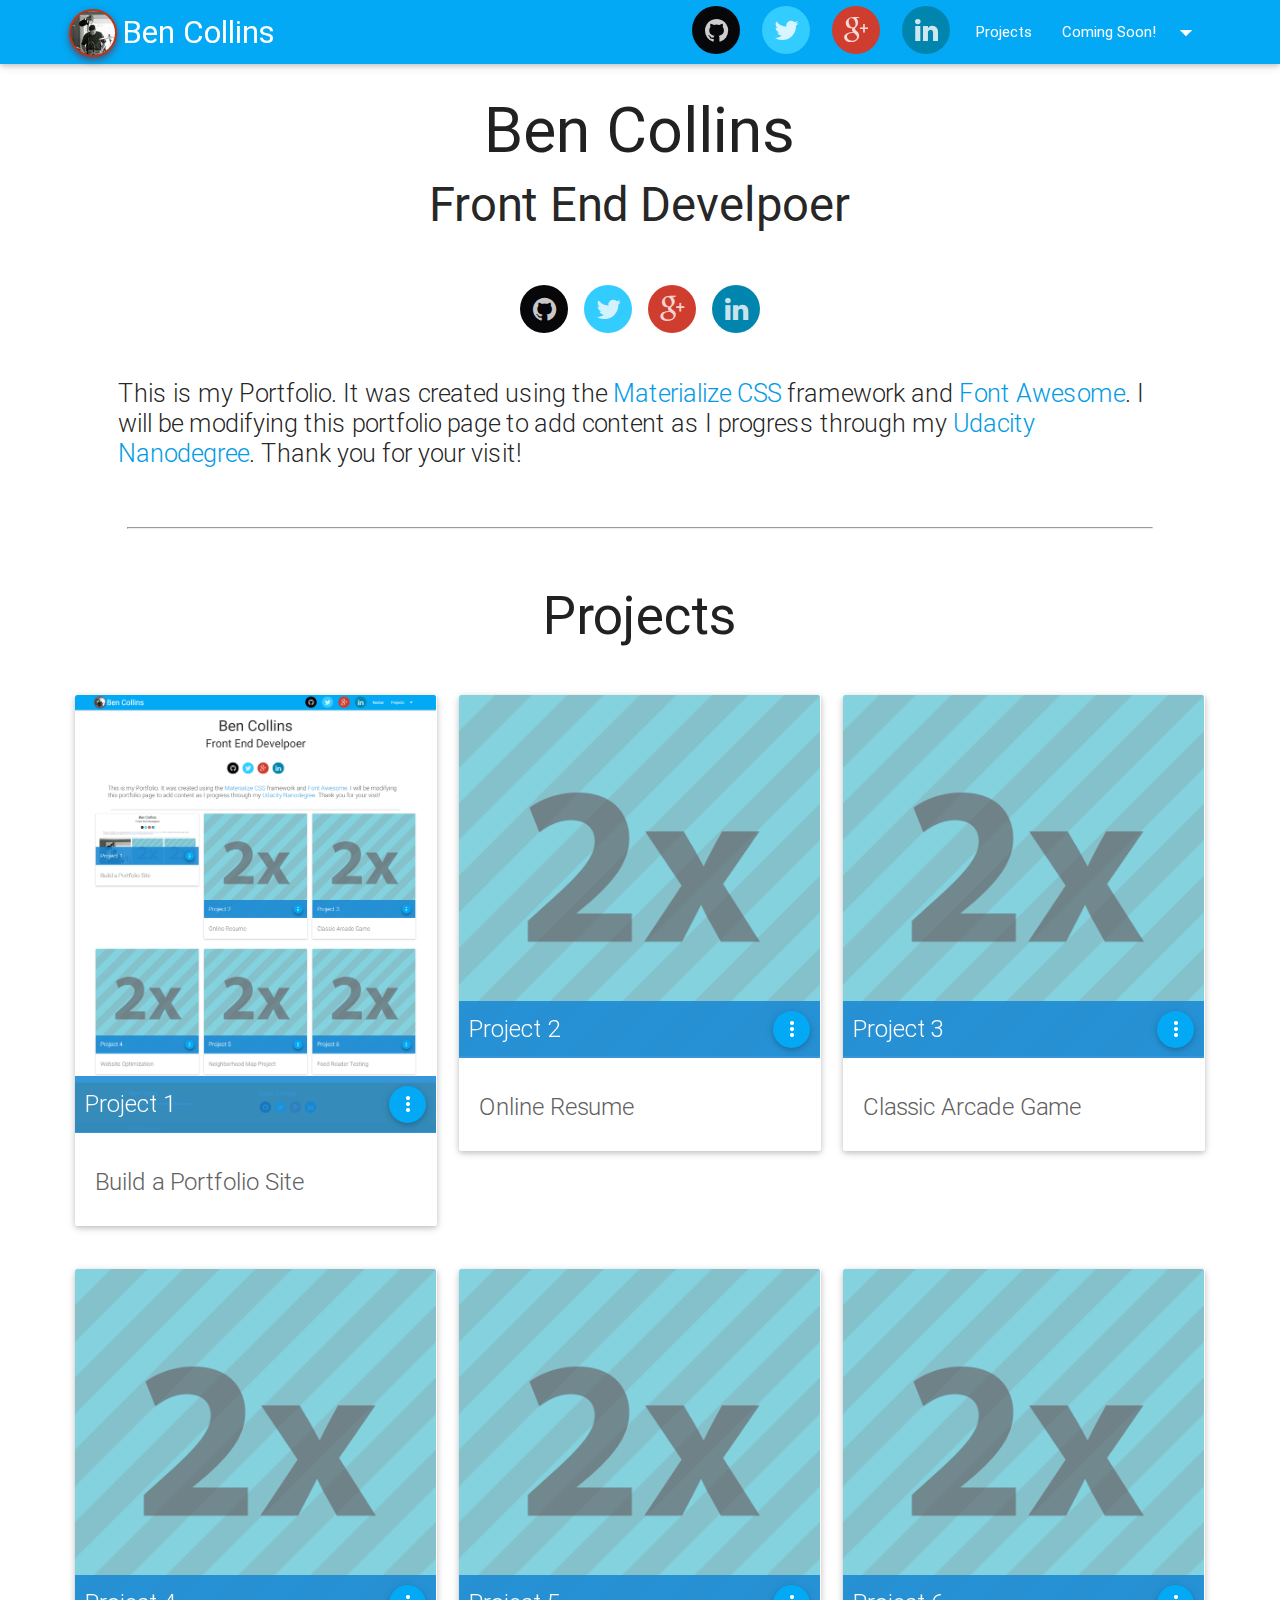
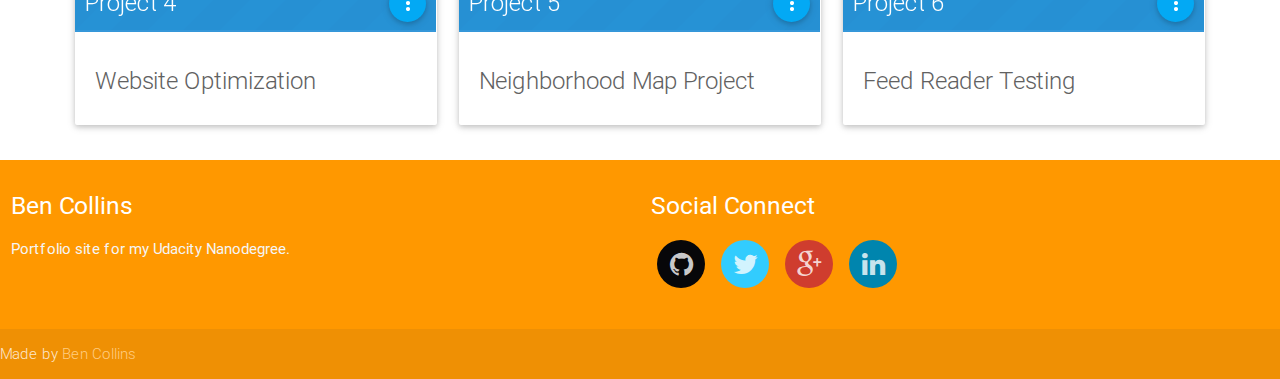
<file: try.html>
<!DOCTYPE HTML>
<html lang="en">
<head>
  <meta http-equiv="Content-Type" content="text/html; charset=UTF-8"/>
  <meta name="viewport" content="width=device-width, initial-scale=1, maximum-scale=1.0, user-scalable=no"/>
  <link rel="icon" href="favicons/favicon.ico">
  <title>Ben Collins Portfolio</title>
<!-- CSS  -->
  <link rel="stylesheet" href="css/materialize.min.css">
  <link rel="stylesheet" href="https://fonts.googleapis.com/icon?family=Material+Icons">
  <link rel="stylesheet" href="css/main.css">
  <link rel="stylesheet" href="css/social-icons.css">
  <!--<link rel="stylesheet" href="css/icons.css">-->
  <link rel="stylesheet" href="css/font-awesome.min.css">
</head>
<body>
<!-- ======== NAVBAR ======= -->
<div class="navbar-fixed">
<nav class="light-blue">
<div class="nav-wrapper nav-container">
<ul id="slide-out" class="side-nav light-blue">
<li class="center"><button class="btn-floating btn-medium my-logo"></button></li>
<li class="divider"></li>
<li class="light-blue center"><a class="white-text drop-link" href="#projects">Projects</a></li>
<li class="light-blue center"><a class="white-text drop-link" href="#!">Keep Checking!</a></li>
<li class="no-padding">
<ul class="collapsible collapsible-accordion light-blue center">
<li class="light-blue"><a class="white-text collapsible-header drop-link">Coming Soon!<i class="white-text mdi-navigation-arrow-drop-down"></i></a>
<div class="collapsible-body drop-link">
<ul>
<li class="light-blue darken-3"><a class="white-text drop-link" href="#projects">Projects</a></li>
<li class="light-blue darken-3"><a class="white-text drop-link" href="#!">More</a></li>
<li class="light-blue darken-3"><a class="white-text drop-link" href="#!">Stuff</a></li>
<li class="light-blue darken-3"><a class="white-text drop-link" href="#!">Is</a></li>
<li class="light-blue darken-3"><a class="white-text drop-link" href="#!">Coming</a></li>
<li class="light-blue darken-3"><a class="white-text drop-link" href="#!">Soon</a></li>
<li class="light-blue darken-3"><a class="white-text drop-link" href="#!">!</a></li>
<li class="divider"></li>
<li class="light-blue darken-3"><a class="white-text drop-link" href="#!">Keep Checking!</a></li>
</ul>
</div>
</li>
</ul>
</li>
</ul>
<ul class="left">
<li><button class="btn-floating btn-medium my-logo"></button></li>
</ul>
<a id="logo-container" href="#" class="brand-logo">Ben Collins</a>
<ul class="right hide-on-med-and-down">
<li><a href="#projects">Projects</a></li>
<li><a class="dropdown-button" href="#!" data-activates="dropdownTop">Coming Soon!<i class="mdi-navigation-arrow-drop-down right"></i></a>
<ul id='dropdownTop' class='dropdown-content'>
<li class="light-blue"><a class="white-text drop-link" href="#!">More</a></li>
<li class="light-blue"><a class="white-text drop-link" href="#!">Stuff</a></li>
<li class="light-blue"><a class="white-text drop-link" href="#!">Is</a></li>
<li class="light-blue"><a class="white-text drop-link" href="#!">Coming</a></li>
<li class="light-blue"><a class="white-text drop-link" href="#!">Soon</a></li>
<li class="light-blue"><a class="white-text drop-link" href="#!">!</a></li>
<li class="divider"></li>
<li class="light-blue"><a class="white-text drop-link" href="#!">Keep Checking!</a></li>
</ul>
</li>
</ul>
<ul class="social-icons icon-circle icon-rotate list-unstyled list-inline right hide-on-med-and-down">
<li><a class="list-nav" href="#"><i class="fa fa-github"></i></a></li>
<li><a class="list-nav" href="#"><i class="fa fa-twitter"></i></a></li>
<li><a class="list-nav" href="#"><i class="fa fa-google-plus"></i></a></li>
<li><a class="list-nav" href="#"><i class="fa fa-linkedin"></i></a></li>
</ul>
<a href="#" data-activates="slide-out" class="button-collapse right"><i class="left mdi-navigation-menu"></i></a>
</div>
</nav>
</div><!-- navbar-fixed -->

<!-- =========== PAGE HEADER ================= -->
<header>
<div class="container-fluid">
<div class="row">
<div class="col s12 m8 offset-m2 l8 offset-l2">
<h1 class="center">Ben Collins<br><small>Front End Develpoer</small></h1>
</div>
<div class="col s12 center">
<ul class="social-icons icon-circle icon-rotate list-unstyled list-inline">
<li><a href="#"><i class="fa fa-github"></i></a></li>
<li><a href="#"><i class="fa fa-twitter"></i></a></li>
<li><a href="#"><i class="fa fa-google-plus"></i></a></li>
<li><a href="#"><i class="fa fa-linkedin"></i></a></li>
</ul>
</div>
<div class="col s12 m10 offset-m1 l10 offset-l1">
<p class="flow-text">This is my Portfolio. It was created using the <a href="http://materializecss.com/">Materialize CSS</a> framework and <a href="http://fontawesome.io/">Font Awesome</a>. I will be modifying this portfolio page to add content as I progress through my <a href="https://www.udacity.com/">Udacity Nanodegree</a>. Thank you for your visit!</p>
</div><!-- ./col -->
</div><!-- ./row -->
</div><!-- ./container -->
</header>


<!-- =========== CONTENT ================ -->
<hr id="projects" class="page-divider">

<section>
<!-- =========== PROJECTS HEADER ================= -->
<div class="row">
<div class="col s12 m8 offset-m2 l8 offset-l2">
<h2 class="center">Projects</h2>
</div>
</div>
<!-- ./PROJECTS HEADER -->
<div class="projects-container">
<div class="row">
<div class="col s12 m4 l4">
<div class="card hoverable">
<div class="card-image waves-effect waves-block waves-light">
<img class="activator responsive-img" src="img/P1.png" srcset="img/P1-3x.png 1400w, img/P1-2x.png 700w, img/P1-1x.png 400w" sizes="(min-width: 700px) 700px, 100vw" alt="Project 1">
<span class="card-title overlay activator white-text waves-effect waves-block waves-light">Project 1<a class="activator light-blue white-text waves-effect waves-light btn-floating social-icons right"><i class="material-icons">more_vert</i></a></span>
</div>
<div class="card-content">
<span class="card-title activator grey-text text-darken-2">Build a Portfolio Site</span>
</div>
<div class="card-reveal">
<span class="card-title grey-text text-darken-4">Build a Portfolio Site<a class="btn-floating btn light-blue white-text waves-effect waves-light right"><i class="material-icons">close</i></a></span><hr>
<p class="flow-text">This is my Portfolio. It was created using the <a href="http://materializecss.com/">Materialize CSS</a> framework and <a href="http://fontawesome.io/">Font Awesome</a>. I will be modifying this portfolio page to add content as I progress through my <a href="https://www.udacity.com/">Udacity Nanodegree</a>. Thank you for your visit!</p>
<div class="modal-footer">
<a class="social-icons icon-circle icon-rotate" href="https://github.com/bendroid/Project-1"><i class="fa fa-github"></i></a>
<a class="card-title btn-floating btn-medium light-blue white-text waves-effect waves-light right"><i class="material-icons">close</i></a>
</div>
</div><!-- ./card-reveal -->
</div><!-- ./card -->
</div><!-- ./col -->

<div class="col s12 m4 l4">
<div class="card hoverable">
<div class="card-image waves-effect waves-block waves-light">
<img class="activator responsive-img" src="img/image-src.png" srcset="img/image-3x.png 1400w, img/image-2x.png 700w, img/image-1x.png 400w" sizes="(min-width: 700px) 700px, 100vw" alt="Project 2">
<span class="card-title overlay activator white-text waves-effect waves-block waves-light">Project 2<a class="activator light-blue white-text waves-effect waves-light btn-floating material-icons right"><i class="material-icons">more_vert</i></a></span>
</div>
<div class="card-content">
<span class="card-title activator grey-text text-darken-2">Online Resume</span>
</div>
<div class="card-reveal">
<span class="card-title grey-text text-darken-4">Online Resume<a class="btn-floating btn light-blue white-text waves-effect waves-light right"><i class="material-icons">close</i></a></span><hr>
<p class="flow-text">Description of my Project 2</p>
<div class="modal-footer">
<a class="social-icons icon-circle icon-rotate" href="https://github.com/bendroid/Project-1"><i class="fa fa-github"></i></a>
<a class="card-title btn-floating btn-medium light-blue white-text waves-effect waves-light right"><i class="material-icons">close</i></a>
</div>
</div><!-- ./card-reveal -->
</div><!-- ./card -->
</div><!-- ./col -->

<div class="col s12 m4 l4">
<div class="card hoverable">
<div class="card-image waves-effect waves-block waves-light">
<img class="activator responsive-img" src="img/image-src.png" srcset="img/image-3x.png 1400w, img/image-2x.png 700w, img/image-1x.png 400w" sizes="(min-width: 700px) 700px, 100vw" alt="Project 3">
<span class="card-title overlay activator white-text waves-effect waves-block waves-light">Project 3<a class="activator light-blue white-text waves-effect waves-light btn-floating material-icons right"><i class="material-icons">more_vert</i></a></span>
</div>
<div class="card-content">
<span class="card-title activator grey-text text-darken-2">Classic Arcade Game</span>
</div>
<div class="card-reveal">
<span class="card-title grey-text text-darken-4">Classic Arcade Game<a class="btn-floating btn light-blue white-text waves-effect waves-light right"><i class="material-icons">close</i></a></span><hr>
<p class="flow-text">Description of my Project 3</p>
<div class="modal-footer">
<a class="social-icons icon-circle icon-rotate" href="https://github.com/bendroid/Project-3"><i class="fa fa-github"></i></a>
<a class="card-title btn-floating btn-medium light-blue white-text waves-effect waves-light right"><i class="material-icons">close</i></a>
</div>
</div><!-- ./card-reveal -->
</div><!-- ./card -->
</div><!-- ./col -->
</div><!-- ./row -->

<div class="row">
<div class="col s12 m4 l4">
<div class="card hoverable">
<div class="card-image waves-effect waves-block waves-light">
<img class="activator responsive-img" src="img/image-src.png" srcset="img/image-3x.png 1400w, img/image-2x.png 700w, img/image-1x.png 400w" sizes="(min-width: 700px) 700px, 100vw" alt="Project 4">
<span class="card-title overlay activator white-text waves-effect waves-block waves-light">Project 4<a class="activator light-blue white-text waves-effect waves-light btn-floating material-icons right"><i class="material-icons">more_vert</i></a></span>
</div>
<div class="card-content">
<span class="card-title activator grey-text text-darken-2">Website Optimization</span>
</div>
<div class="card-reveal">
<span class="card-title grey-text text-darken-4">Website Optimization<a class="btn-floating btn light-blue white-text waves-effect waves-light right"><i class="material-icons">close</i></a></span><hr>
<p class="flow-text">Description of my Project 4</p>
<div class="modal-footer">
<a class="social-icons icon-circle icon-rotate" href="https://github.com/bendroid/Project-4"><i class="fa fa-github"></i></a>
<a class="card-title btn-floating btn-medium light-blue white-text waves-effect waves-light right"><i class="material-icons">close</i></a>
</div>
</div><!-- ./card-reveal -->
</div><!-- ./card -->
</div><!-- ./col -->

<div class="col s12 m4 l4">
<div class="card hoverable">
<div class="card-image waves-effect waves-block waves-light">
<img class="activator responsive-img" src="img/image-src.png" srcset="img/image-3x.png 1400w, img/image-2x.png 700w, img/image-1x.png 400w" sizes="(min-width: 700px) 700px, 100vw" alt="Project 5">
<span class="card-title overlay activator white-text waves-effect waves-block waves-light">Project 5<a class="activator light-blue white-text waves-effect waves-light btn-floating material-icons right"><i class="material-icons">more_vert</i></a></span>
</div>
<div class="card-content">
<span class="card-title activator grey-text text-darken-2">Neighborhood Map Project</span>
</div>
<div class="card-reveal">
<span class="card-title grey-text text-darken-4">Neighborhood Map Project<a class="btn-floating btn light-blue white-text waves-effect waves-light right"><i class="material-icons">close</i></a></span><hr>
<p class="flow-text">Description of my Project 5</p>
<div class="modal-footer">
<a class="social-icons icon-circle icon-rotate" href="https://github.com/bendroid/Project-5"><i class="fa fa-github"></i></a>
<a class="card-title btn-floating btn-medium light-blue white-text waves-effect waves-light right"><i class="material-icons">close</i></a>
</div>
</div><!-- ./card-reveal -->
</div><!-- ./card -->
</div><!-- ./col -->

<div class="col s12 m4 l4">
<div class="card hoverable">
<div class="card-image waves-effect waves-block waves-light">
<img class="activator responsive-img" src="img/image-src.png" srcset="img/image-3x.png 1400w, img/image-2x.png 700w, img/image-1x.png 400w" sizes="(min-width: 700px) 700px, 100vw" alt="Project 6">
<span class="card-title overlay activator white-text waves-effect waves-block waves-light">Project 6<a class="activator light-blue white-text waves-effect waves-light btn-floating material-icons right"><i class="material-icons">more_vert</i></a></span>
</div>
<div class="card-content">
<span class="card-title activator grey-text text-darken-2">Feed Reader Testing</span>
</div>
<div class="card-reveal">
<span class="card-title grey-text text-darken-4">Feed Reader Testing<a class="btn-floating btn light-blue white-text waves-effect waves-light right"><i class="material-icons">close</i></a></span><hr>
<p class="flow-text">Description of my Project 6</p>
<div class="modal-footer">
<a class="social-icons icon-circle icon-rotate" href="https://github.com/bendroid/Project-6"><i class="fa fa-github"></i></a>
<a class="card-title btn-floating btn-medium light-blue white-text waves-effect waves-light right"><i class="material-icons">close</i></a>
</div>
</div><!-- ./card-reveal -->
</div><!-- ./card -->
</div><!-- ./col -->
</div><!-- ./row -->
</div><!-- ./PAGE-CONTAINER -->
</section>


<!-- ========= FOOTER ============= -->
<footer class="page-footer orange">
<div class="page-container">
<div class="row">
<div class="col l6 s12">
<h5 class="white-text">Ben Collins</h5>
<p class="grey-text text-lighten-4">Portfolio site for my Udacity Nanodegree.</p>
</div>
<div class="col l6 s12">
<h5 class="white-text">Social Connect</h5>
<ul class="social-icons icon-circle icon-rotate list-unstyled list-inline">
<li><a href="https://github.com/bendroid"><i class="fa fa-github"></i></a></li>
<li><a href="#!"><i class="fa fa-twitter"></i></a></li>
<li><a href="#!"><i class="fa fa-google-plus"></i></a></li>
<li><a href="#!"><i class="fa fa-linkedin"></i></a></li>
</ul>
</div><!-- ./col -->
</div><!-- ./row -->
</div><!-- container -->
<div class="footer-copyright">
<div class="page-container">
Made by <a class="orange-text text-lighten-3" href="https://github.com/bendroid">Ben Collins</a>
</div>
</div>
</footer>
<!-- =========== SCRIPTS =========== -->
<script src="https://code.jquery.com/jquery-2.1.1.min.js"></script>
<script src="js/materialize.js"></script>
<script src="js/init.js"></script>
</body>
</html>
</file>
<file: css/main.css>
nav ul a {
    color: #fff;
}

p {
    line-height: 2rem;
}

.card .card-image .card-title {
    position: fixed;
    bottom: 5px;
    left: 0;
    padding: 10px;
}

.card .card-title.overlay {
    color: #fff;
    font-size: 24px;
    font-weight: 300;
    background-color: rgba(25, 137, 212, 0.88);
    width: 100%;
}

.projects-container,
.footer-container,
.nav-container {
    margin: auto 5%;
}

.drop-link:hover,
.drop-link:focus,
.drop-link:visited,
.drop-link:active {
    color: #000;
    background-color: #039be5;
}

.page-divider {
    width: 80%;
    margin: 32px auto;
}

.row.projects {
    padding: 0;
    margin: 0 auto;
}

.brand-logo {
    color: #fff;
}

.my-logo {
    background-image: url(../img/ben-tiny.jpg), linear-gradient(#fff, #fff 25%, #e6e6e6);
    border-radius: 50%;
    box-shadow: 0 3px 7px 0 #4f4a65;
    border: 2px solid #bd3518 !Important;
    width: 48px;
    height: 48px;
    padding: 0;
    margin: 5px;
}

.button-collapse {
    color: #fff;
}

.card .card-reveal {
    height: 95%;
}

.page-footer {
    margin: 0;
}

.fixed-action-btn {
    bottom: 45px;
    right: 24px;
}
</file>
<file: css/test.css>
.col.s1,
.col.s2 {
	border: 2px solid #55acee !Important;
}

.container {
	border: 2px solid #000 !Important;
}

.container-fluid {
	border: 2px solid #18bd55 !Important;
}

.row {
	border: 4px solid #bd3518 !Important;
}

section {
	border: 6px solid #2617DC !Important;
}
</file>
<file: css/social.css>
.btn-social {
  padding: 15px;
  border-radius: 50%;
  height: 50px;
  width: 50px;
}


/****** DESKTOP NAVBAR SOCIAL ICONS ******/
li .btn-social {
 margin: 0 5px 0;
}

li .btn-social>i {
  font-size: 25px;
  margin-top: -22px;
}

.btn-google-plus {
  color:#fff;
  background-color:#dd4b39;
  border-color:rgba(0,0,0,0.2);
}

.btn-google-plus:hover {
  color:#fff;
  background-color:#ca3523;
  border-color:rgba(0,0,0,0.2);
}

.btn-facebook {
  color:#fff;
  background-color:#3b5998;
  border-color:rgba(0,0,0,0.2);
}

.btn-facebook:hover {
  color:#fff;
  background-color:#30487b;
  border-color:rgba(0,0,0,0.2);
}

.btn-github {
  color:#fff;
  background-color:#444;
  border-color:rgba(0,0,0,0.2);
}

.btn-github:hover {
  color:#fff;
  background-color:#303030;
  border-color:rgba(0,0,0,0.2);
}

.btn-twitter {
  color:#fff;
  background-color:#55acee;
  border-color:rgba(0,0,0,0.2);
}

.btn-twitter:hover {
  color:#fff;
  background-color:#309aea;
  border-color:rgba(0,0,0,0.2);
}

.btn-stack-overflow {
  color:#fff;
  background-color:#d38b28;
  border-color:rgba(0,0,0,0.2);
}

.btn-stackoverflow:hover {
  color:#fff;
  background-color:#d37a00;
  border-color:rgba(0,0,0,0.2);
}

.btn-linkedin {
  color:#fff;
  background-color:#007bb7;
  border-color:rgba(0,0,0,0.2);
}

.btn-linkedin:hover {
  color:#fff;
  background-color:#309aea;
  border-color:rgba(0,0,0,0.2);
}

.btn-social:hover i, .triggeredHover {
  -moz-transform: rotate(360deg);
  -webkit-transform: rotate(360deg);
  -ms--transform: rotate(360deg);
  transform: rotate(360deg);
  -webkit-transition: all 0.2s;
  -moz-transition: all 0.2s;
  -o-transition: all 0.2s;
  -ms-transition: all 0.2s;
  transition: all 0.2s;
}
</file>
<file: css/spin.css>
.social-connect {
	list-style: none;
	display: inline;
	margin-left: 0 !important;
	padding: 0;
}

.social-connect li {
	display: inline;
	margin: 0 5px;
}

.social-connect.social-card li {
	display: inline;
	margin: 0 -5px;
}

.social-connect.social-card {
	border-top: 1px solid rgba(160,160,160,0.2);
}

.social-connect a.icon-twitter:hover {
	background-color: #55acee;
	border-color: rgba(0,0,0,0.2);
}

.social-connect a.icon-google:hover {
	background-color: #bd3518;
	border-color: rgba(0,0,0,0.2);
}

.social-connect a.icon-linkedin:hover {
	background-color: #007bb7;
	border-color: rgba(0,0,0,0.2);
}

.social-connect a.icon-github:hover {
	background-color: #303030;
	border-color: rgba(0,0,0,0.2);
}

.social-connect a.icon-twitter {
	background-color: #55acee;
	border-color: rgba(0,0,0,0.2);
}

.social-connect a.icon-google {
	background-color: #bd3518;
	border-color: rgba(0,0,0,0.2);
}

.social-connect a.icon-linkedin {
	background-color: #007bb7;
	border-color: rgba(0,0,0,0.2);
}

.social-connect a.icon-github {
	background-color: #303030;
	border-color: rgba(0,0,0,0.2);
}

.social-connect a.icon-github:hover i,
.social-connect a.icon-twitter:hover i,
.social-connect a.icon-google:hover i,
.social-connect a.icon-linkedin:hover i {
	color: #fff;
}

.social-button li a {
	display: inline-block;
	position: relative;
	margin: 0 auto;
	-moz-border-radius: 50%;
	-webkit-border-radius: 50%;
	border-radius: 50%;
	text-align: center;
	width: 50px;
	height: 50px;
	font-size: 22px;
}

.social-button li i {
	margin: 0;
	line-height: 50px;
	text-align: center;
}

.social-button li a:hover i, .triggeredHover {
	-moz-transform: rotate(360deg);
	-webkit-transform: rotate(360deg);
	-ms--transform: rotate(360deg);
	transform: rotate(360deg);
	-webkit-transition: all 0.2s;
	-moz-transition: all 0.2s;
	-o-transition: all 0.2s;
	-ms-transition: all 0.2s;
	transition: all 0.2s;
}

.social-button i {
	color: #fff;
	-webkit-transition: all 0.8s;
	-moz-transition: all 0.8s;
	-o-transition: all 0.8s;
	-ms-transition: all 0.8s;
	transition: all 0.8s;
}

.social-connect li a {
 background-color: #D3D3D3;   
}

/*******************************/

.social-group {
	list-style: none;
	display: inline;
	margin-left: 0 !important;
	padding: 0;
}

.social-group .social-list {
	display: inline;
	margin: 0 5px;
}

.social-group.social-card .social-list {
	display: inline;
	margin: 0 -5px;
}



.social-group.social-card {
	border-top: 1px solid rgba(160,160,160,0.2);
}

.social-group li a {
	display: inline-block;
	position: relative;
	margin: 0 auto;
	-moz-border-radius: 50%;
	-webkit-border-radius: 50%;
	border-radius: 50%;
	text-align: center;
	width: 50px;
	height: 50px;
	font-size: 22px;
}

.btn-floating:hover i, .triggeredHover {
	-moz-transform: rotate(360deg);
	-webkit-transform: rotate(360deg);
	-ms--transform: rotate(360deg);
	transform: rotate(360deg);
	-webkit-transition: all 0.2s;
	-moz-transition: all 0.2s;
	-o-transition: all 0.2s;
	-ms-transition: all 0.2s;
	transition: all 0.2s;
}

.social-group .btn-floating {
	height: 50px;
	width: 50px;
	text-align: center;
}

.btn-floating i {
	color: #fff;
	font-size: 1.6rem;
	-webkit-transition: all 0.8s;
	-moz-transition: all 0.8s;
	-o-transition: all 0.8s;
	-ms-transition: all 0.8s;
	transition: all 0.8s;
}
/*
.icon {
margin: 0;
    line-height: 50px;
    text-align: center;
}
*/
</file>
<file: css/fa.css>
/* Social icons and container classes */
.list-nav {
	margin: 0;
	padding: 0 5px;
}

.list-unstyled {
	padding: 0;
	list-style: none;
}

.list-inline li {
	display: inline-block;
	margin: 6px;
}

/*Change icons size here*/
.social-icons .fa {
	font-size: 1.8em;
}

/*Change icons circle size and color here*/
.social-icons .fa {
	width: 48px;
	height: 48px;
	line-height: 50px;
	text-align: center;
	color: #FFF;
	color: rgba(255, 255, 255, 0.8);
	-webkit-transition: all 0.3s ease-in-out;
	-moz-transition: all 0.3s ease-in-out;
	-ms-transition: all 0.3s ease-in-out;
	-o-transition: all 0.3s ease-in-out;
	transition: all 0.3s ease-in-out;
}

/* Icon button shape */
.social-icons.icon-circle .fa {
	border-radius: 50%;
}

.social-icons.icon-rounded .fa {
	border-radius:5px;
}

.social-icons.icon-flat .fa {
	border-radius: 0;
}

/* Icon actions*/
.social-icons .fa:hover,
.social-icons .fa:active {
	color: #FFF;
	-webkit-box-shadow: 1px 1px 3px #333;
	-moz-box-shadow: 1px 1px 3px #333;
	box-shadow: 1px 1px 3px #333;
}

.social-icons.icon-zoom .fa:hover,
.social-icons.icon-zoom .fa:active {
	-webkit-transform: scale(1.1);
	-moz-transform: scale(1.1);
	-ms-transform: scale(1.1);
	-o-transform: scale(1.1);
	transform: scale(1.1);
}

.social-icons.icon-rotate .fa:hover,
.social-icons.icon-rotate .fa:active,
.social-icons.icon-rotate .material-icons:hover,
.social-icons.icon-rotate .material-icons:active {
	-webkit-transform: scale(1.1) rotate(360deg);
	-moz-transform: scale(1.1) rotate(360deg);
	-ms-transform: scale(1.1) rotate(360deg);
	-o-transform: scale(1.1) rotate(360deg);
	transform: scale(1.1) rotate(360deg);
}

/* Icon button colors */
.social-icons .fa-adn {
	background-color:#504e54;
}

.social-icons .fa-apple {
	background-color: #aeb5c5;
}

.social-icons .fa-android {
	background-color:#A5C63B;
}

.social-icons .fa-bitcoin,.social-icons .fa-btc {
	background-color:#F7931A;
}

.social-icons .fa-css3 {
	background-color:#1572B7;
}

.social-icons .fa-dropbox {
	background-color:#018BD3;
}

.social-icons .fa-facebook,
.social-icons .fa-facebook-square {
	background-color:#3C599F;
}

.social-icons .fa-github,
.social-icons .fa-github-alt,
.social-icons .fa-github-square {
	background-color:#070709;
}

.social-icons .fa-google-plus,
.social-icons .fa-google-plus-square {
	background-color:#CF3D2E;
}

.social-icons .fa-html5 {
	background-color:#E54D26;
}

.social-icons .fa-instagram {
	background-color:#A1755C;
}

.social-icons .fa-linkedin,
.social-icons .fa-linkedin-square {
	background-color:#0085AE;
}
.social-icons .fa-linux {
	background-color:#FBC002;color:#333;
}

.social-icons .fa-maxcdn {
	background-color:#F6AE1C;
}

.social-icons .fa-stack-exchange {
	background-color:#245590;
}

.social-icons .fa-stack-overflow {
	background-color:#FF7300;
}

.social-icons .fa-twitter,
.social-icons .fa-twitter-square {
	background-color:#32CCFE;
}

 .btn-floating i {
	color: #fff;
	font-size: 1.6rem;
	-webkit-transition: all 0.8s;
	-moz-transition: all 0.8s;
	-o-transition: all 0.8s;
	-ms-transition: all 0.8s;
	transition: all 0.8s;
}

.btn-floating:hover i, .triggeredHover {
	-moz-transform: rotate(360deg);
	-webkit-transform: rotate(360deg);
	-ms--transform: rotate(360deg);
	transform: rotate(360deg);
	-webkit-transition: all 0.2s;
	-moz-transition: all 0.2s;
	-o-transition: all 0.2s;
	-ms-transition: all 0.2s;
	transition: all 0.2s;
}
</file>
<file: css/social-icons.css>
/* Social icons and container classes */
.list-nav {
	margin: 0;
	padding: 0 5px;
}

.list-unstyled {
	padding: 0;
	list-style: none;
}

.list-inline li {
	display: inline-block;
	margin: 6px;
}

.list-inline li:hover {
	background-color: transparent;
}

/*Change icons size here*/
.social-icons .fa {
	font-size: 1.8em;
}

/*Icon sizing*/
.social-icons .fa {
	width: 48px;
	height: 48px;
	line-height: 50px;
	text-align: center;
	color: #FFF;
	color: rgba(255, 255, 255, 0.8);
	-webkit-transition: all 0.3s ease-in-out;
	-moz-transition: all 0.3s ease-in-out;
	-ms-transition: all 0.3s ease-in-out;
	-o-transition: all 0.3s ease-in-out;
	transition: all 0.3s ease-in-out;
}

/* Icon button shape */
.social-icons.icon-circle .fa {
	border-radius: 50%;
}

/* Icon actions*/
.social-icons .fa:hover,
.social-icons .fa:active {
	color: #FFF;
	-webkit-box-shadow: 1px 1px 3px #333;
	-moz-box-shadow: 1px 1px 3px #333;
	box-shadow: 1px 1px 3px #333;
}

.social-icons.icon-zoom .fa:hover,
.social-icons.icon-zoom .fa:active {
	-webkit-transform: scale(1.1);
	-moz-transform: scale(1.1);
	-ms-transform: scale(1.1);
	-o-transform: scale(1.1);
	transform: scale(1.1);
}

.social-icons.icon-rotate .fa:hover,
.social-icons.icon-rotate .fa:active {
	-webkit-transform: scale(1.1) rotate(360deg);
	-moz-transform: scale(1.1) rotate(360deg);
	-ms-transform: scale(1.1) rotate(360deg);
	-o-transform: scale(1.1) rotate(360deg);
	transform: scale(1.1) rotate(360deg);
}

/* Icon button colors */

.social-icons .fa-apple {
	background-color: #aeb5c5;
}

.social-icons .fa-android {
	background-color:#A5C63B;
}

.social-icons .fa-bitcoin,.social-icons .fa-btc {
	background-color:#F7931A;
}

.social-icons .fa-css3 {
	background-color:#1572B7;
}

.social-icons .fa-dropbox {
	background-color:#018BD3;
}

.social-icons .fa-facebook,
.social-icons .fa-facebook-square {
	background-color:#3C599F;
}

.social-icons .fa-github,
.social-icons .fa-github-alt,
.social-icons .fa-github-square {
	background-color:#070709;
}

.social-icons .fa-google-plus,
.social-icons .fa-google-plus-square {
	background-color:#CF3D2E;
}

.social-icons .fa-html5 {
	background-color:#E54D26;
}

.social-icons .fa-instagram {
	background-color:#A1755C;
}

.social-icons .fa-linkedin,
.social-icons .fa-linkedin-square {
	background-color:#0085AE;
}
.social-icons .fa-linux {
	background-color:#FBC002;color:#333;
}

.social-icons .fa-maxcdn {
	background-color:#F6AE1C;
}

.social-icons .fa-stack-exchange {
	background-color:#245590;
}

.social-icons .fa-stack-overflow {
	background-color:#FF7300;
}

.social-icons .fa-twitter,
.social-icons .fa-twitter-square {
	background-color:#32CCFE;
}
</file>
<file: css/icons.css>
.modal-icon .fa{
	font-size: 1.8em;
	color: #fff;
	width: 48px;
	height: 48px;
	line-height: 50px;
	text-align: center;
	color: rgba(255, 255, 255, 0.8);
	-webkit-transition: all 0.3s ease-in-out;
	-moz-transition: all 0.3s ease-in-out;
	-ms-transition: all 0.3s ease-in-out;
	-o-transition: all 0.3s ease-in-out;
	transition: all 0.3s ease-in-out;
	border-radius: 50%;
}

.modal-icon .fa:hover,
.modal-icon .fa:active {
	-webkit-transform: scale(1.1) rotate(360deg);
	-moz-transform: scale(1.1) rotate(360deg);
	-ms-transform: scale(1.1) rotate(360deg);
	-o-transform: scale(1.1) rotate(360deg);
	transform: scale(1.1) rotate(360deg);
}

.modal-icon.icon-zoom .fa:hover,
.modal-icon.icon-zoom .fa:active {
	-webkit-transform: scale(1.1);
	-moz-transform: scale(1.1);
	-ms-transform: scale(1.1);
	-o-transform: scale(1.1);
	transform: scale(1.1);
}

/* Icon button colors */
.modal-icon .fa-adn {
	background-color:#504e54;
}

.modal-icon .fa-apple {
	background-color: #aeb5c5;
}

.modal-icon .fa-android {
	background-color:#A5C63B;
}

.modal-icon .fa-bitcoin,.modal-icon .fa-btc {
	background-color:#F7931A;
}

.modal-icon .fa-css3 {
	background-color:#1572B7;
}

.modal-icon .fa-dropbox {
	background-color:#018BD3;
}

.modal-icon .fa-facebook,
.modal-icon .fa-facebook-square {
	background-color:#3C599F;
}

.modal-icon .fa-github,
.modal-icon .fa-github-alt,
.modal-icon .fa-github-square {
	background-color:#070709;
}

.modal-icon .fa-google-plus,
.modal-icon .fa-google-plus-square {
	background-color:#CF3D2E;
}

.modal-icon .fa-html5 {
	background-color:#E54D26;
}

.modal-icon .fa-instagram {
	background-color:#A1755C;
}

.modal-icon .fa-linkedin,
.modal-icon .fa-linkedin-square {
	background-color:#0085AE;
}
.modal-icon .fa-linux {
	background-color:#FBC002;color:#333;
}

.modal-icon .fa-maxcdn {
	background-color:#F6AE1C;
}

.modal-icon .fa-stack-exchange {
	background-color:#245590;
}

.modal-icon .fa-stack-overflow {
	background-color:#FF7300;
}

.modal-icon .fa-twitter,
.modal-icon .fa-twitter-square {
	background-color:#32CCFE;
}

/************** BTN FLOATING ***************/

 .btn-floating i {
	color: #fff;
	font-size: 1.6rem;
	-webkit-transition: all 0.8s;
	-moz-transition: all 0.8s;
	-o-transition: all 0.8s;
	-ms-transition: all 0.8s;
	transition: all 0.8s;
}

.btn-floating:hover i, .triggeredHover {
	-moz-transform: rotate(360deg);
	-webkit-transform: rotate(360deg);
	-ms--transform: rotate(360deg);
	transform: rotate(360deg);
	-webkit-transition: all 0.2s;
	-moz-transition: all 0.2s;
	-o-transition: all 0.2s;
	-ms-transition: all 0.2s;
	transition: all 0.2s;
}


.btn-floating {
  display: inline-block;
  color: #fff;
  position: relative;
  overflow: hidden;
  z-index: 1;
  width: 37px;
  height: 37px;
  line-height: 37px;
  padding: 0;
  background-color: #26a69a;
  border-radius: 50%;
  transition: .3s;
  cursor: pointer;
  vertical-align: middle; }
  .btn-floating i {
    width: inherit;
    display: inline-block;
    text-align: center;
    color: #fff;
    font-size: 1.6rem;
    line-height: 37px; }
  .btn-floating:before {
    border-radius: 0; }
    .btn-floating.btn-medium {
    width: 48px;
    height: 48px; }
    .btn-floating.btn-medium i {
      line-height: 50px; }
  .btn-floating.btn-large {
    width: 55.5px;
    height: 55.5px; }
    .btn-floating.btn-large i {
      line-height: 55.5px; }

button.btn-floating {
  border: none; }

.fixed-action-btn {
  position: fixed;
  right: 23px;
  bottom: 23px;
  padding-top: 15px;
  margin-bottom: 0;
  z-index: 998; }
  .fixed-action-btn ul {
    left: 0;
    right: 0;
    text-align: center;
    position: absolute;
    bottom: 64px;
    margin: 0; }
    .fixed-action-btn ul li {
      margin-bottom: 15px; }
    .fixed-action-btn ul a.btn-floating {
      opacity: 0; }
</file>
<file: css/para.css>
/* Custom Stylesheet */
/**
 * Use this file to override Materialize files so you can update
 * the core Materialize files in the future
 *
 * Made By MaterializeCSS.com
 */

nav ul a,
nav .brand-logo {
  color: #fff;
}

.nav-logo {
  height: 48px;
  width: 48px;
  margin: 5px 15px 0;
  border: 2px solid #fff !important;
  box-shadow: 0 3px 7px 0 #4f4a65;
  padding: 0;
}

.cover-box {
  background-color: rgba(25, 137, 212, 0.88);
}

.table-of-contents {
	padding-left: 50px;
	top: 550px;
}

.page-container {
  margin: auto 5%;
}



.table-of-contents a {
    display: inline-block;
    font-weight: 300;
    color: #757575;
    padding-left: 20px;
    height: 1.5rem;
    line-height: 1.5rem;
    letter-spacing: .4;
}

.table-of-contents a:hover {
    font-weight: 500;
    padding-left: 18px;
    border-left: 2px solid #2196f3;
}

.table-of-contents a.active {
    font-weight: 500;
    padding-left: 18px;
    border-left: 2px solid #2196f3;
}

.side-nav li {
  padding: 0;
}

p {
  line-height: 2rem;
}

.button-collapse {
  color: #fff;
}

.parallax-container {
  min-height: 380px;
  line-height: 0;
  height: 480px;
  color: rgba(255,255,255,.9);
}

.parallax-container .section {
  width: 100%;
}

@media only screen and (max-width : 992px) {
  .parallax-container .section {
    position: absolute;
    top: 40%;
  }
  #index-banner .section {
    top: 10%;
  }
}

@media only screen and (max-width : 600px) {
  #index-banner .section {
    top: 0;
  }
}

.icon-block {
  padding: 0 15px;
}

footer.page-footer {
  margin: 0;
}

/*********** CUSTOMIZED *********************/

.dropdown-content li>a,
.dropdown-content li>span {
  color: #29b6f6;
}

ul.social li {
  display: inline;
}

.card .card-action a {
  color: #29b6f6;
}

ul.card-link li {
  display: inline;
}

.side-avatar {
  height: 64px;
  width: 64px;
}

.side-nav li{
  background-color: #29b6f6;
}

.side-nav a {
  color: #fff;
}

.side-nav a:hover {
  color: #29b6f6;
}

.collapsible-header {
  height: 6rem;
}

.coll-img {
  height: 64px;
  width: 64px;
}

.collapsible-header {
  padding: 1.5rem 1rem;
}

.container-fluid.card.cyan.z-depth-2.waves-effect {
  margin-top: 0;
}

.lib-panel {
    margin-bottom: 20px;
}
.lib-panel img {
    width: 100%;
    background-color: transparent;
}

.lib-panel .row,
.lib-panel .col-md-6 {
    padding: 0;
    background-color: #FFFFFF;
}


.lib-panel .lib-row {
    padding: 0 20px 0 20px;
}

.lib-panel .lib-row.lib-header {
    background-color: #FFFFFF;
    font-size: 20px;
    padding: 10px 20px 0 20px;
}

.lib-panel .lib-row.lib-header .lib-header-seperator {
    height: 2px;
    width: 26px;
    background-color: #d9d9d9;
    margin: 7px 0 7px 0;
}

.lib-panel .lib-row.lib-desc {
    position: relative;
    height: 100%;
    display: block;
    font-size: 13px;
}
.lib-panel .lib-row.lib-desc a{
    position: absolute;
    width: 100%;
    bottom: 10px;
    left: 20px;
}

.row-margin-bottom {
    margin-bottom: 20px;
}

.box-shadow {
    -webkit-box-shadow: 0 0 10px 0 rgba(0,0,0,.10);
    box-shadow: 0 0 10px 0 rgba(0,0,0,.10);
}
</file>
